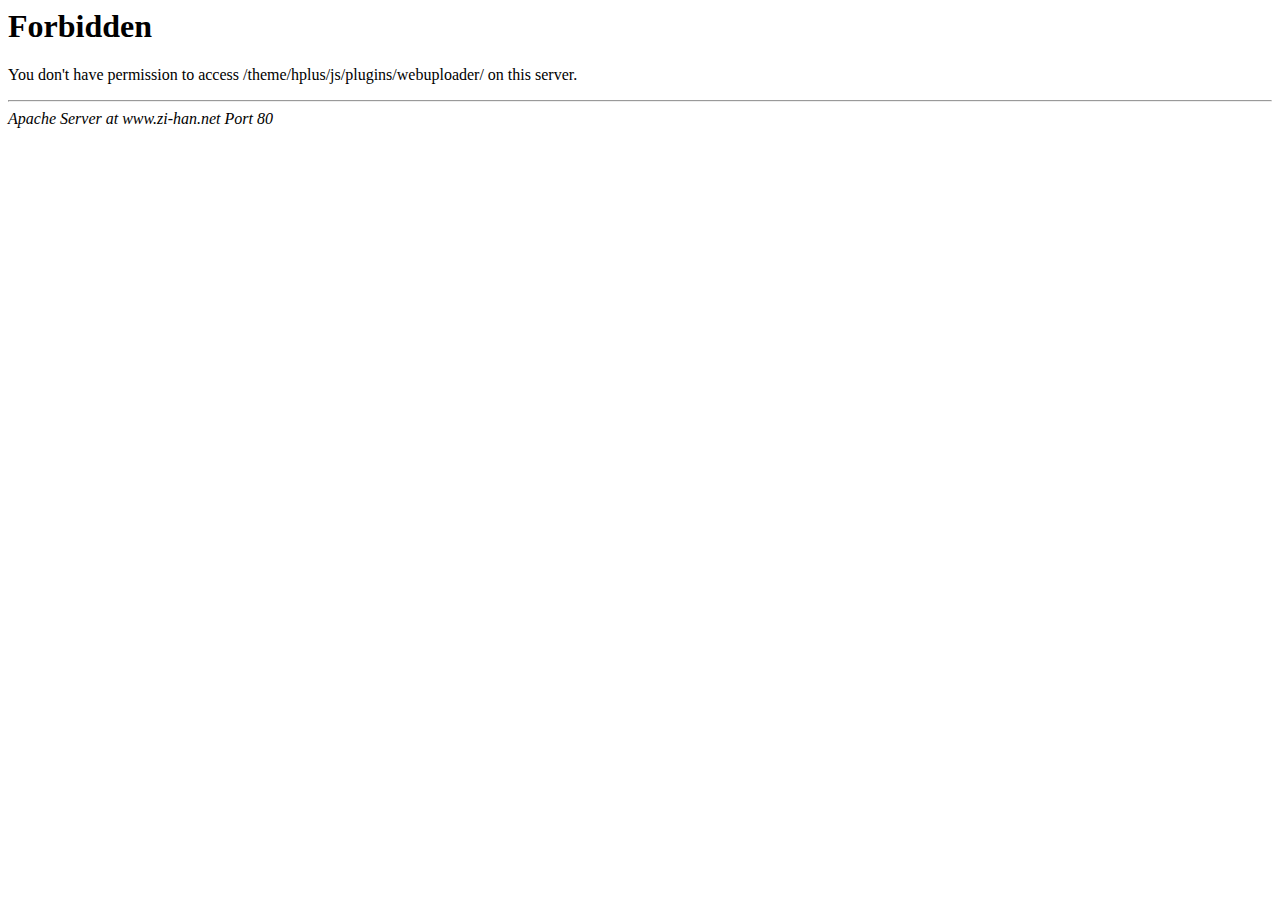
<file: sanmao-web/src/main/webapp/js/plugins/webuploader/index.html>
<!DOCTYPE HTML PUBLIC "-//IETF//DTD HTML 2.0//EN">
<html><head>
<title>403 Forbidden</title>
</head><body>
<h1>Forbidden</h1>
<p>You don't have permission to access /theme/hplus/js/plugins/webuploader/
on this server.</p>
<hr>
<address>Apache Server at www.zi-han.net Port 80</address>
</body></html>
</file>
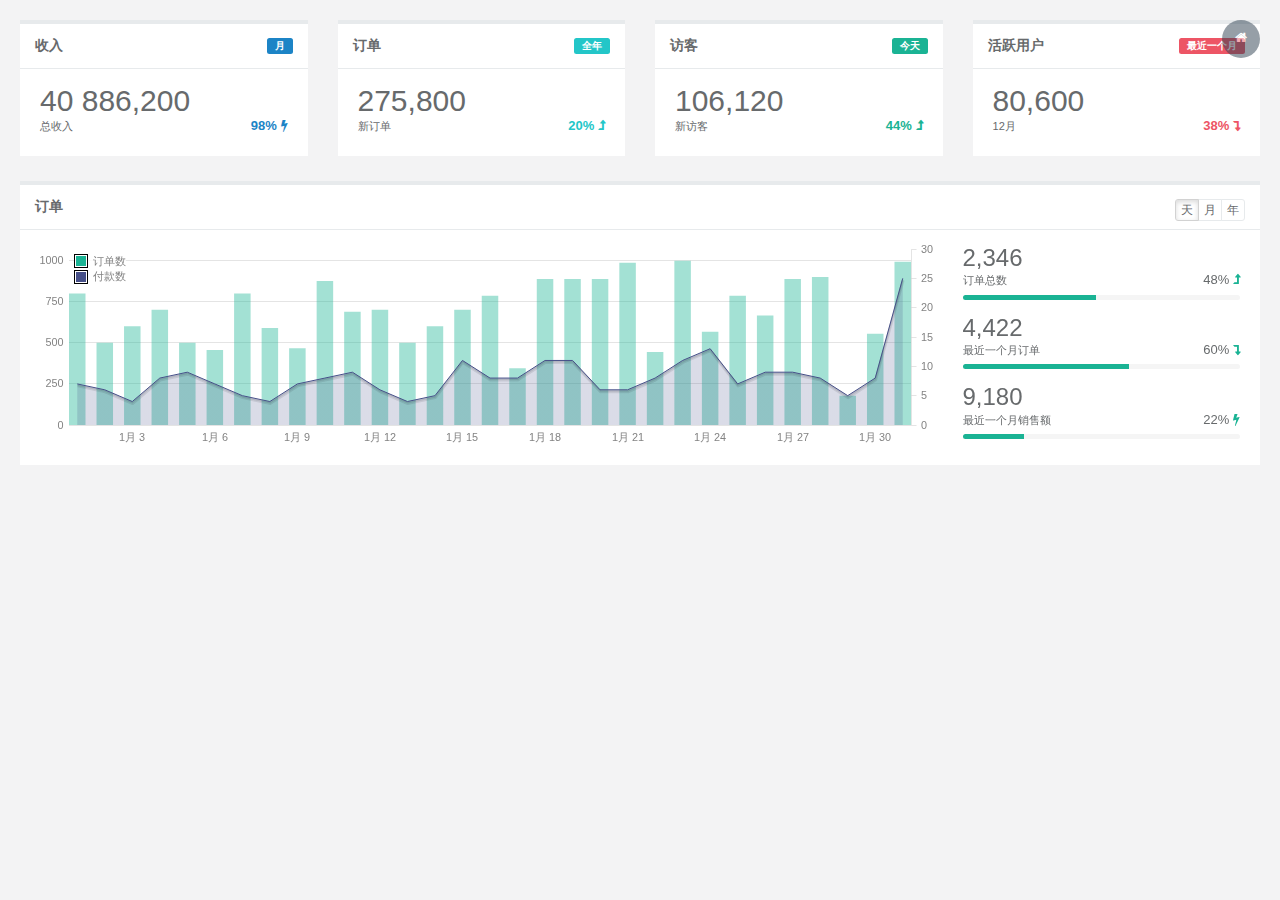
<file: sanmao-web/src/main/webapp/payChart.html>
<!DOCTYPE html>
<html>


<!-- Mirrored from www.zi-han.net/theme/hplus/index_v3.html by HTTrack Website Copier/3.x [XR&CO'2014], Wed, 20 Jan 2016 14:18:46 GMT -->
<head>

    <meta charset="utf-8">
    <meta name="viewport" content="width=device-width, initial-scale=1.0">


    <title>H+ 后台主题UI框架 - 首页示例二</title>
    <meta name="keywords" content="H+后台主题,后台bootstrap框架,会员中心主题,后台HTML,响应式后台">
    <meta name="description" content="H+是一个完全响应式，基于Bootstrap3最新版本开发的扁平化主题，她采用了主流的左右两栏式布局，使用了Html5+CSS3等现代技术">

    <link rel="shortcut icon" href="favicon.ico"> <link href="css/bootstrap.min14ed.css?v=3.3.6" rel="stylesheet">
    <link href="css/font-awesome.min93e3.css?v=4.4.0" rel="stylesheet">

    <!-- Morris -->
    <link href="css/plugins/morris/morris-0.4.3.min.css" rel="stylesheet">

    <!-- Gritter -->
    <link href="js/plugins/gritter/jquery.gritter.css" rel="stylesheet">

    <link href="css/animate.min.css" rel="stylesheet">
    <link href="css/style.min862f.css?v=4.1.0" rel="stylesheet">

</head>

<body class="gray-bg">
    <div class="wrapper wrapper-content">
        <div class="row">
            <div class="col-sm-3">
                <div class="ibox float-e-margins">
                    <div class="ibox-title">
                        <span class="label label-success pull-right">月</span>
                        <h5>收入</h5>
                    </div>
                    <div class="ibox-content">
                        <h1 class="no-margins">40 886,200</h1>
                        <div class="stat-percent font-bold text-success">98% <i class="fa fa-bolt"></i>
                        </div>
                        <small>总收入</small>
                    </div>
                </div>
            </div>
            <div class="col-sm-3">
                <div class="ibox float-e-margins">
                    <div class="ibox-title">
                        <span class="label label-info pull-right">全年</span>
                        <h5>订单</h5>
                    </div>
                    <div class="ibox-content">
                        <h1 class="no-margins">275,800</h1>
                        <div class="stat-percent font-bold text-info">20% <i class="fa fa-level-up"></i>
                        </div>
                        <small>新订单</small>
                    </div>
                </div>
            </div>
            <div class="col-sm-3">
                <div class="ibox float-e-margins">
                    <div class="ibox-title">
                        <span class="label label-primary pull-right">今天</span>
                        <h5>访客</h5>
                    </div>
                    <div class="ibox-content">
                        <h1 class="no-margins">106,120</h1>
                        <div class="stat-percent font-bold text-navy">44% <i class="fa fa-level-up"></i>
                        </div>
                        <small>新访客</small>
                    </div>
                </div>
            </div>
            <div class="col-sm-3">
                <div class="ibox float-e-margins">
                    <div class="ibox-title">
                        <span class="label label-danger pull-right">最近一个月</span>
                        <h5>活跃用户</h5>
                    </div>
                    <div class="ibox-content">
                        <h1 class="no-margins">80,600</h1>
                        <div class="stat-percent font-bold text-danger">38% <i class="fa fa-level-down"></i>
                        </div>
                        <small>12月</small>
                    </div>
                </div>
            </div>
        </div>
        <div class="row">
            <div class="col-sm-12">
                <div class="ibox float-e-margins">
                    <div class="ibox-title">
                        <h5>订单</h5>
                        <div class="pull-right">
                            <div class="btn-group">
                                <button type="button" class="btn btn-xs btn-white active">天</button>
                                <button type="button" class="btn btn-xs btn-white">月</button>
                                <button type="button" class="btn btn-xs btn-white">年</button>
                            </div>
                        </div>
                    </div>
                    <div class="ibox-content">
                        <div class="row">
                            <div class="col-sm-9">
                                <div class="flot-chart">
                                    <div class="flot-chart-content" id="flot-dashboard-chart"></div>
                                </div>
                            </div>
                            <div class="col-sm-3">
                                <ul class="stat-list">
                                    <li>
                                        <h2 class="no-margins">2,346</h2>
                                        <small>订单总数</small>
                                        <div class="stat-percent">48% <i class="fa fa-level-up text-navy"></i>
                                        </div>
                                        <div class="progress progress-mini">
                                            <div style="width: 48%;" class="progress-bar"></div>
                                        </div>
                                    </li>
                                    <li>
                                        <h2 class="no-margins ">4,422</h2>
                                        <small>最近一个月订单</small>
                                        <div class="stat-percent">60% <i class="fa fa-level-down text-navy"></i>
                                        </div>
                                        <div class="progress progress-mini">
                                            <div style="width: 60%;" class="progress-bar"></div>
                                        </div>
                                    </li>
                                    <li>
                                        <h2 class="no-margins ">9,180</h2>
                                        <small>最近一个月销售额</small>
                                        <div class="stat-percent">22% <i class="fa fa-bolt text-navy"></i>
                                        </div>
                                        <div class="progress progress-mini">
                                            <div style="width: 22%;" class="progress-bar"></div>
                                        </div>
                                    </li>
                                  </ul>
                            </div>
                        </div>
                    </div>

                </div>
            </div>
        </div>
</div>

    <script src="js/jquery.min.js?v=2.1.4"></script>
    <script src="js/bootstrap.min.js?v=3.3.6"></script>
    <script src="js/plugins/flot/jquery.flot.js"></script>
    <script src="js/plugins/flot/jquery.flot.tooltip.min.js"></script>
    <script src="js/plugins/flot/jquery.flot.spline.js"></script>
    <script src="js/plugins/flot/jquery.flot.resize.js"></script>
    <script src="js/plugins/flot/jquery.flot.pie.js"></script>
    <script src="js/plugins/flot/jquery.flot.symbol.js"></script>
    <script src="js/plugins/peity/jquery.peity.min.js"></script>
    <script src="js/demo/peity-demo.min.js"></script>
    <script src="js/content.min.js?v=1.0.0"></script>
    <script src="js/plugins/jquery-ui/jquery-ui.min.js"></script>
    <script src="js/plugins/jvectormap/jquery-jvectormap-1.2.2.min.js"></script>
    <script src="js/plugins/jvectormap/jquery-jvectormap-world-mill-en.js"></script>
    <script src="js/plugins/easypiechart/jquery.easypiechart.js"></script>
    <script src="js/plugins/sparkline/jquery.sparkline.min.js"></script>
    <script src="js/demo/sparkline-demo.min.js"></script>
    <script>
        $(document).ready(function(){$(".chart").easyPieChart({barColor:"#f8ac59",scaleLength:5,lineWidth:4,size:80});$(".chart2").easyPieChart({barColor:"#1c84c6",scaleLength:5,lineWidth:4,size:80});var data2=[[gd(2012,1,1),7],[gd(2012,1,2),6],[gd(2012,1,3),4],[gd(2012,1,4),8],[gd(2012,1,5),9],[gd(2012,1,6),7],[gd(2012,1,7),5],[gd(2012,1,8),4],[gd(2012,1,9),7],[gd(2012,1,10),8],[gd(2012,1,11),9],[gd(2012,1,12),6],[gd(2012,1,13),4],[gd(2012,1,14),5],[gd(2012,1,15),11],[gd(2012,1,16),8],[gd(2012,1,17),8],[gd(2012,1,18),11],[gd(2012,1,19),11],[gd(2012,1,20),6],[gd(2012,1,21),6],[gd(2012,1,22),8],[gd(2012,1,23),11],[gd(2012,1,24),13],[gd(2012,1,25),7],[gd(2012,1,26),9],[gd(2012,1,27),9],[gd(2012,1,28),8],[gd(2012,1,29),5],[gd(2012,1,30),8],[gd(2012,1,31),25]];var data3=[[gd(2012,1,1),800],[gd(2012,1,2),500],[gd(2012,1,3),600],[gd(2012,1,4),700],[gd(2012,1,5),500],[gd(2012,1,6),456],[gd(2012,1,7),800],[gd(2012,1,8),589],[gd(2012,1,9),467],[gd(2012,1,10),876],[gd(2012,1,11),689],[gd(2012,1,12),700],[gd(2012,1,13),500],[gd(2012,1,14),600],[gd(2012,1,15),700],[gd(2012,1,16),786],[gd(2012,1,17),345],[gd(2012,1,18),888],[gd(2012,1,19),888],[gd(2012,1,20),888],[gd(2012,1,21),987],[gd(2012,1,22),444],[gd(2012,1,23),999],[gd(2012,1,24),567],[gd(2012,1,25),786],[gd(2012,1,26),666],[gd(2012,1,27),888],[gd(2012,1,28),900],[gd(2012,1,29),178],[gd(2012,1,30),555],[gd(2012,1,31),993]];var dataset=[{label:"订单数",data:data3,color:"#1ab394",bars:{show:true,align:"center",barWidth:24*60*60*600,lineWidth:0}},{label:"付款数",data:data2,yaxis:2,color:"#464f88",lines:{lineWidth:1,show:true,fill:true,fillColor:{colors:[{opacity:0.2},{opacity:0.2}]}},splines:{show:false,tension:0.6,lineWidth:1,fill:0.1},}];var options={xaxis:{mode:"time",tickSize:[3,"day"],tickLength:0,axisLabel:"Date",axisLabelUseCanvas:true,axisLabelFontSizePixels:12,axisLabelFontFamily:"Arial",axisLabelPadding:10,color:"#838383"},yaxes:[{position:"left",max:1070,color:"#838383",axisLabelUseCanvas:true,axisLabelFontSizePixels:12,axisLabelFontFamily:"Arial",axisLabelPadding:3},{position:"right",clolor:"#838383",axisLabelUseCanvas:true,axisLabelFontSizePixels:12,axisLabelFontFamily:" Arial",axisLabelPadding:67}],legend:{noColumns:1,labelBoxBorderColor:"#000000",position:"nw"},grid:{hoverable:false,borderWidth:0,color:"#838383"}};function gd(year,month,day){return new Date(year,month-1,day).getTime()}var previousPoint=null,previousLabel=null;$.plot($("#flot-dashboard-chart"),dataset,options);var mapData={"US":298,"SA":200,"DE":220,"FR":540,"CN":120,"AU":760,"BR":550,"IN":200,"GB":120,};$("#world-map").vectorMap({map:"world_mill_en",backgroundColor:"transparent",regionStyle:{initial:{fill:"#e4e4e4","fill-opacity":0.9,stroke:"none","stroke-width":0,"stroke-opacity":0}},series:{regions:[{values:mapData,scale:["#1ab394","#22d6b1"],normalizeFunction:"polynomial"}]},})});
    </script>
</body>


<!-- Mirrored from www.zi-han.net/theme/hplus/index_v3.html by HTTrack Website Copier/3.x [XR&CO'2014], Wed, 20 Jan 2016 14:18:49 GMT -->
</html>
</file>
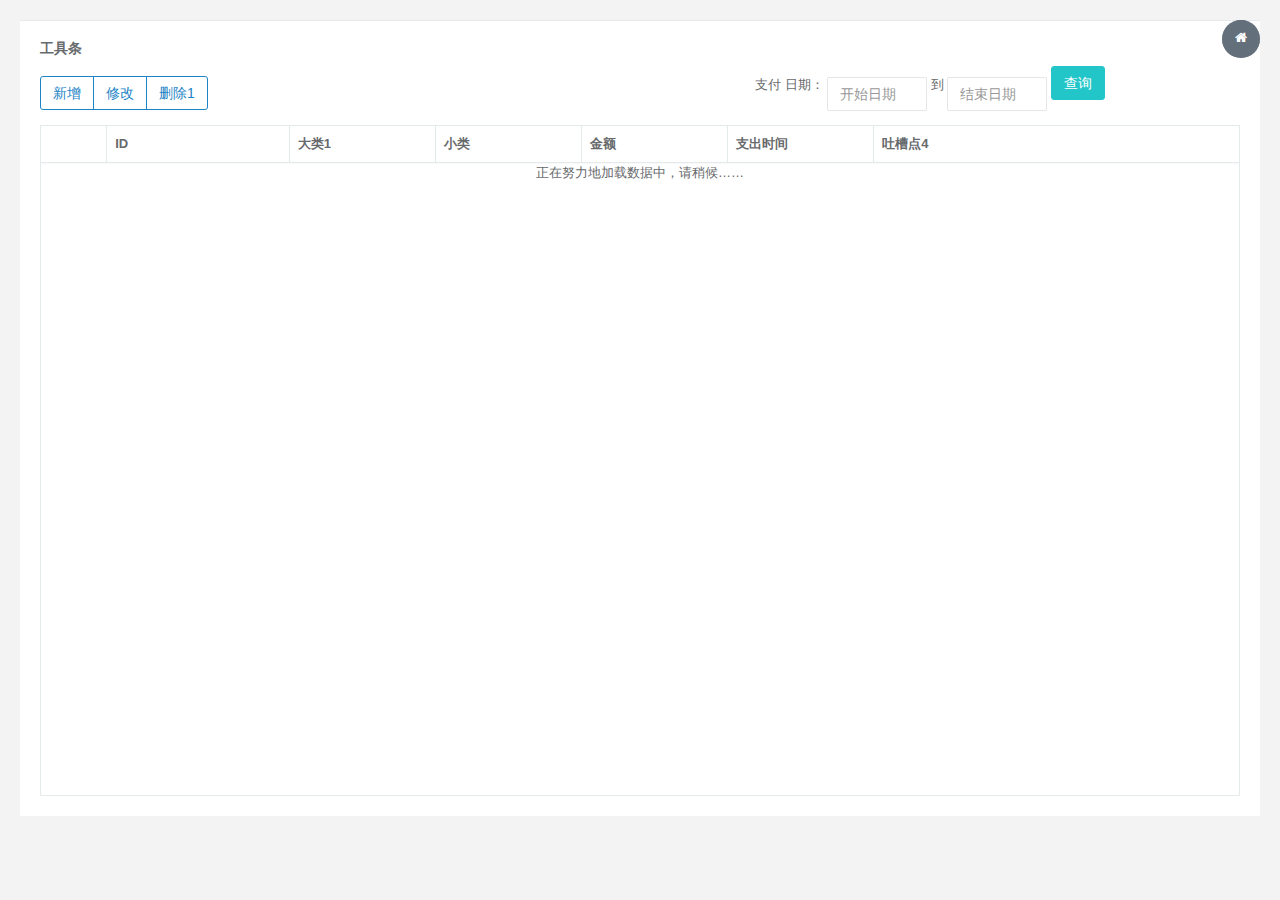
<file: sanmao-web/src/main/webapp/payDetail.html>
<!DOCTYPE html>
<html>
<head>

    <meta charset="utf-8">
    <meta name="viewport" content="width=device-width, initial-scale=1.0">
    <link rel="shortcut icon" href="favicon.ico"> <link href="css/bootstrap.min14ed.css?v=3.3.6" rel="stylesheet">
    <link href="css/font-awesome.min93e3.css" rel="stylesheet">
    <link href="css/plugins/bootstrap-table/bootstrap-table.min.css" rel="stylesheet">
    <link href="css/animate.min.css" rel="stylesheet">
    <link href="css/style.min862f.css" rel="stylesheet">
    <link href="js/plugins/select2/css/select2.min.css" rel="stylesheet">
    <style type="text/css">
    	.maxWigthNew{
    	  max-width:100px
    	}
    	.wigthNew{
    	  width:500px;
    	}
    </style>
</head>

<body class="gray-bg">
    <div class="wrapper wrapper-content animated fadeInRight">
        <!-- Panel Other -->
        <div class="ibox float-e-margins">
            <div class="ibox-content">
                <div class="row row-lg">
                    <div class="col-md-12">
                        <!-- Example Toolbar -->
                            <h4 class="example-title">工具条</h4>
                            <div class="example">
                                <div class="btn-group hidden-xs" id="exampleToolbar" role="group">
                                    <button type="button" class="btn btn-outline btn-success"  data-toggle="modal" data-target="#modal-form" >
                                       		 新增
                                    </button>
                                    <button type="button" class="btn btn-outline btn-success" onclick="payDetail.update()">
                                         	   修改
                                    </button>
                                    <button type="button" class="btn btn-outline btn-success" onclick="payDetail.Delete()">
                                        	删除1
                                    </button>
                              </div>
                               <div class="columns columns-right btn-group pull-right wigthNew">
                               		
                                     <div class="col-md-12">
                                		           支付 日期： 
                                            <input placeholder="开始日期" class="form-control layer-date maxWigthNew" id="payDetail_ser_payStartDate">
                                       		     到
                                            <input placeholder="结束日期" class="form-control layer-date maxWigthNew" id="payDetail_ser_payEndDate">
                                            <button type="button" class="btn  btn-info"  data-toggle="modal" data-target="#modal-form" >
                                       			 查询
		                                    </button>
                                     </div>
                              	</div>  
                                <table id="payDetail_table" data-mobile-responsive="true" class="table">
                                </table>
                            </div>
                        <!-- End Example Toolbar -->
                    </div>
                </div>
            </div>
        </div>
        <!-- End Panel Other -->
    </div>
    
    <div id="modal-form" class="modal fade" aria-hidden="true" role="dialog">
	    <div class="modal-dialog">
	            <div class="modal-content">
	                <div class="modal-body">
	                    <div class="row">
	                        <div class="col-sm-12 b-r">
								<form method="post" class="form-horizontal">
									<div class="form-group">
		                                <label class="col-sm-3 control-label">大类:</label>
		                                <div class="col-sm-8">
		                                    <select class="form-control select2" name="payDetail_typeTop" id="payDetail_typeTop">
		                                    </select>
		                                </div>
		                            </div>
		                            <div class="form-group">
		                                <label class="col-sm-3 control-label">小类:</label>
		                                <div class="col-sm-8">
		                                    <select class="form-control select2" name="payDetail_typeLit" id="payDetail_typeLit">
		                                    </select>
		                                </div>
		                            </div>
		                             <div class="form-group">
		                                <label class="col-sm-2 control-label">起点：</label>
		                                <div class="col-sm-3">
		                                    <input id="payDetail_payNum1" type="text" class="form-control">
		                                </div>
		                                <label class="col-sm-2 control-label">终点：</label>
		                                <div class="col-sm-3">
		                                    <input id="payDetail_payNum2" type="text" class="form-control">
		                                </div> 
		                            </div>
		                            <div class="form-group">
		                                <label class="col-sm-3 control-label">金额：</label>
		                                <div class="col-sm-8">
		                                    <input id="payDetail_payNum" type="text" class="form-control" onkeyup="value=value.replace(/[^\-?\d.]/g,'')">
		                                </div>
		                            </div>
		                            <div class="form-group">
		                                <label class="col-sm-3 control-label">支出时间：</label>
		                                <div class="col-sm-8">
		                                    <input id="payDetail_payDate" class="laydate-icon form-control layer-date">
		                                </div>
		                            </div>
		                            
		                          <div class="form-group">
		                                <label class="col-sm-3 control-label">吐槽点：</label>
		                                <div class="col-sm-8">
		                                    <textarea id="payDetail_bake" name="comment" class="form-control" ></textarea>
		                                </div>
		                            </div>
		                            <div class="form-group">
		                                <div class="col-sm-5 col-sm-offset-2">
		                                    <button class="btn btn-primary" onclick="payDetail.addPayDetail()">保存内容</button>
		                                    <button class="btn btn-white" data-dismiss="modal">取消2</button>
		                                </div>
		                            </div>
		                        </form>
	                        </div>
	                    </div>
	                </div>
	            </div>
	        </div>
	</div>
    <script src="js/jquery.min.js?v=2.1.4"></script>
    <script src="js/bootstrap.min.js?v=3.3.6"></script>
    <script src="js/content.min.js?v=1.0.0"></script>
    <script src="js/plugins/bootstrap-table/bootstrap-table.min.js"></script>
    <script src="js/plugins/bootstrap-table/bootstrap-table-mobile.min.js"></script>
    <script src="js/plugins/bootstrap-table/locale/bootstrap-table-zh-CN.min.js"></script>
   <!--  <script src="js/demo/bootstrap-table-demo.min.js"></script> -->
    <script src="js/plugins/layer/layer.min.js"></script>
    <script src="injs/ul.js"></script>
	<script src="injs/payDetail.js"></script>
	<script src="js/content.min.js"></script>
    <script src="js/plugins/iCheck/icheck.min.js"></script>
    <script src="js/plugins/layer/laydate/laydate.js"></script>
    <script src="js/plugins/select2/js/select2.min.js"></script>
    <script src="injs/DateUtil.js"></script>
    <script src="injs/StringUtil.js"></script>
    <script type="text/javascript">
    laydate({
        elem: "#payDetail_payDate",
        event: "focus"
    });
    var start = {
        elem: "#payDetail_ser_payStartDate",
        format: "YYYY-MM-DD",
        min: laydate.now(),
        max: "2099-06-16 23:59:59",
        istoday: false,
        choose: function(datas) {
            end.min = datas;
            end.start = datas
        }
    };
    var end = {
        elem: "#payDetail_ser_payEndDate",
        format: "YYYY-MM-DD",
        min: laydate.now(),
        max: "2099-06-16 23:59:59",
        istoday: false,
        choose: function(datas) {
            start.max = datas
        }
    };
    laydate(start);
    laydate(end);
    </script>
</body>


<!-- Mirrored from www.zi-han.net/theme/hplus/table_bootstrap.html by HTTrack Website Copier/3.x [XR&CO'2014], Wed, 20 Jan 2016 14:20:06 GMT -->
</html>
</file>
<file: sanmao-web/src/main/webapp/css/style.min862f.css>
h1,h2,h3,h4,h5,h6{font-weight:100}h1{font-size:30px}h2{font-size:24px}h3{font-size:16px}h4{font-size:14px}h5{font-size:12px}h6{font-size:10px}h3,h4,h5{margin-top:5px;font-weight:600}a:focus{outline:0}.nav>li>a{color:#a7b1c2;font-weight:600;padding:14px 20px 14px 25px}.nav li>a{display:block}.nav.navbar-right>li>a{color:#999c9e}.nav>li.active>a{color:#fff}.navbar-default .nav>li>a:focus,.navbar-default .nav>li>a:hover{background-color:#293846;color:#fff}.nav .open>a,.nav .open>a:focus,.nav .open>a:hover{background:#fff}.nav>li>a i{margin-right:6px}.navbar{border:0}.navbar-default{background-color:transparent;border-color:#2f4050;position:relative}.navbar-top-links li{display:inline-block}.navbar-top-links li:last-child{margin-right:30px}body.body-small .navbar-top-links li:last-child{margin-right:10px}.navbar-top-links li a{padding:20px 10px;min-height:50px}.dropdown-menu{border:medium none;display:none;float:left;font-size:12px;left:0;list-style:none outside none;padding:0;position:absolute;text-shadow:none;top:100%;z-index:1000;border-radius:0;box-shadow:0 0 3px rgba(86,96,117,.3)}.dropdown-menu>li>a{border-radius:3px;color:inherit;line-height:25px;margin:4px;text-align:left;font-weight:400}.dropdown-menu>li>a.font-bold{font-weight:600}.navbar-top-links .dropdown-menu li{display:block}.navbar-top-links .dropdown-menu li:last-child{margin-right:0}.navbar-top-links .dropdown-menu li a{padding:3px 20px;min-height:0}.navbar-top-links .dropdown-menu li a div{white-space:normal}.navbar-top-links .dropdown-alerts,.navbar-top-links .dropdown-messages,.navbar-top-links .dropdown-tasks{width:310px;min-width:0}.navbar-top-links .dropdown-messages{margin-left:5px}.navbar-top-links .dropdown-tasks{margin-left:-59px}.navbar-top-links .dropdown-alerts{margin-left:-123px}.navbar-top-links .dropdown-user{right:0;left:auto}.dropdown-alerts,.dropdown-messages{padding:10px}.dropdown-alerts li a,.dropdown-messages li a{font-size:12px}.dropdown-alerts li em,.dropdown-messages li em{font-size:10px}.nav.navbar-top-links .dropdown-alerts a{font-size:12px}.nav-header{padding:33px 25px;background:url(patterns/header-profile.png) no-repeat}.nav>li.active{border-left:4px solid #19aa8d;background:#293846}.nav.nav-second-level>li.active{border:none}.nav.nav-second-level.collapse[style]{height:auto!important}.nav-header a{color:#DFE4ED}.nav-header .text-muted{color:#8095a8}.minimalize-styl-2{padding:4px 12px;margin:14px 5px 5px 20px;font-size:14px;float:left}.navbar-form-custom{float:left;height:50px;padding:0;width:200px;display:inline-table}.navbar-form-custom .form-group{margin-bottom:0}.nav.navbar-top-links a{font-size:14px}.navbar-form-custom .form-control{background:none repeat scroll 0 0 rgba(0,0,0,0);border:medium none;font-size:14px;height:60px;margin:0;z-index:2000}.count-info .label{line-height:12px;padding:1px 5px;position:absolute;right:6px;top:12px}.arrow{float:right;margin-top:2px}.fa.arrow:before{content:"\f104"}.active>a>.fa.arrow:before{content:"\f107"}.nav-second-level li,.nav-third-level li{border-bottom:none!important}.nav-second-level li a{padding:7px 15px 7px 10px;padding-left:52px}.nav-third-level li a{padding-left:62px}.nav-second-level li:last-child{margin-bottom:10px}.mini-navbar .nav li:focus>.nav-second-level,body:not(.fixed-sidebar):not(.canvas-menu).mini-navbar .nav li:hover>.nav-second-level{display:block;border-radius:0 2px 2px 0;min-width:140px;height:auto}body.mini-navbar .navbar-default .nav>li>.nav-second-level li a{font-size:12px;border-radius:0 2px 2px 0}.fixed-nav .slimScrollDiv #side-menu{padding-bottom:60px;position:relative}.slimScrollDiv >*{overflow:hidden}.mini-navbar .nav-second-level li a{padding:10px 10px 10px 15px}.canvas-menu.mini-navbar .nav-second-level{background:#293846}.mini-navbar li.active .nav-second-level{left:65px}.navbar-default .special_link a{background:#1ab394;color:#fff}.navbar-default .special_link a:hover{background:#17987e!important;color:#fff}.navbar-default .special_link a span.label{background:#fff;color:#1ab394}.navbar-default .landing_link a{background:#1cc09f;color:#fff}.navbar-default .landing_link a:hover{background:#1ab394!important;color:#fff}.navbar-default .landing_link a span.label{background:#fff;color:#1cc09f}.logo-element{text-align:center;font-size:18px;font-weight:600;color:#fff;display:none;padding:18px 0}.pace-done #page-wrapper,.pace-done .footer,.pace-done .nav-header,.pace-done .navbar-static-side,.pace-done li.active{-webkit-transition:all .5s;transition:all .5s}.navbar-fixed-top{-webkit-transition-duration:.5s;transition-duration:.5s;z-index:2030}.navbar-fixed-top,.navbar-static-top{background:#f3f3f4}.fixed-nav #wrapper{padding-top:60px;box-sizing:border-box}.fixed-nav .minimalize-styl-2{margin:14px 5px 5px 15px}.body-small .navbar-fixed-top{margin-left:0}body.mini-navbar .navbar-static-side{width:70px}body.mini-navbar .nav-label,body.mini-navbar .navbar-default .nav li a span,body.mini-navbar .profile-element{display:none}body.canvas-menu .profile-element{display:block}body:not(.fixed-sidebar):not(.canvas-menu).mini-navbar .nav-second-level{display:none}body.mini-navbar .navbar-default .nav>li>a{font-size:16px}body.mini-navbar .logo-element{display:block}body.canvas-menu .logo-element{display:none}body.mini-navbar .nav-header{padding:0;background-color:#1ab394}body.canvas-menu .nav-header{padding:33px 25px}body.mini-navbar #page-wrapper{margin:0 0 0 70px}body.canvas-menu.mini-navbar #page-wrapper,body.canvas-menu.mini-navbar .footer{margin:0}body.canvas-menu .navbar-static-side,body.fixed-sidebar .navbar-static-side{position:fixed;width:220px;z-index:2001;height:100%}body.fixed-sidebar.mini-navbar .navbar-static-side{width:70px}body.body-small.fixed-sidebar.mini-navbar #page-wrapper,body.fixed-sidebar.mini-navbar #page-wrapper{margin:0 0 0 70px}body.body-small.fixed-sidebar.mini-navbar .navbar-static-side{width:70px}.fixed-sidebar.mini-navbar .nav li> .nav-second-level{display:none}.fixed-sidebar.mini-navbar .nav li.active{border-left-width:0}.canvas-menu.mini-navbar .nav li:hover>.nav-second-level,.fixed-sidebar.mini-navbar .nav li:hover>.nav-second-level{position:absolute;left:70px;top:0;background-color:#2f4050;padding:10px 10px 0;font-size:12px;display:block;min-width:140px;border-radius:2px}body.fixed-sidebar.mini-navbar .navbar-default .nav>li>.nav-second-level li a{font-size:12px;border-radius:3px}body.canvas-menu.mini-navbar .navbar-default .nav>li>.nav-second-level li a{font-size:13px;border-radius:3px}.canvas-menu.mini-navbar .nav-second-level li a,.fixed-sidebar.mini-navbar .nav-second-level li a{padding:10px 10px 10px 15px}.canvas-menu.mini-navbar .nav-second-level,.fixed-sidebar.mini-navbar .nav-second-level{position:relative;padding:0;font-size:13px}.canvas-menu.mini-navbar li.active .nav-second-level,.fixed-sidebar.mini-navbar li.active .nav-second-level{left:0}body.canvas-menu nav.navbar-static-side{z-index:2001;background:#2f4050;height:100%;position:fixed;display:none}body.canvas-menu.mini-navbar nav.navbar-static-side{display:block;width:70px}.top-navigation #page-wrapper{margin-left:0}.top-navigation .navbar-nav .dropdown-menu>.active>a{background:#fff;color:#1ab394;font-weight:700}.white-bg .navbar-fixed-top,.white-bg .navbar-static-top{background:#fff}.top-navigation .navbar{margin-bottom:0}.top-navigation .nav>li>a{padding:15px 20px;color:#676a6c}.top-navigation .nav>li a:focus,.top-navigation .nav>li a:hover{background:#fff;color:#1ab394}.top-navigation .nav>li.active{background:#fff;border:none}.top-navigation .nav>li.active>a{color:#1ab394}.top-navigation .navbar-right{padding-right:10px}.top-navigation .navbar-nav .dropdown-menu{box-shadow:none;border:1px solid #e7eaec}.top-navigation .dropdown-menu>li>a{margin:0;padding:7px 20px}.navbar .dropdown-menu{margin-top:0}.top-navigation .navbar-brand{background:#1ab394;color:#fff;padding:15px 25px}.top-navigation .navbar-top-links li:last-child{margin-right:0}.body-small.fixed-sidebar.mini-navbar .top-navigation #page-wrapper,.canvas-menu #page-wrapper,.mini-navbar .top-navigation #page-wrapper,.top-navigation.body-small.fixed-sidebar.mini-navbar #page-wrapper,.top-navigation.mini-navbar #page-wrapper{margin:0}.fixed-nav #wrapper.top-navigation,.top-navigation.fixed-nav #wrapper{margin-top:50px}.top-navigation .footer.fixed{margin-left:0!important}.top-navigation .wrapper.wrapper-content{padding:40px}.body-small .top-navigation .wrapper.wrapper-content,.top-navigation.body-small .wrapper.wrapper-content{padding:40px 0}.navbar-toggle{color:#fff;padding:6px 12px;font-size:14px}.top-navigation .navbar-nav .open .dropdown-menu .dropdown-header,.top-navigation .navbar-nav .open .dropdown-menu>li>a{padding:10px 15px 10px 20px}@media (max-width:768px){.top-navigation .navbar-header{display:block;float:none}}.menu-visible-lg,.menu-visible-md{display:none!important}@media (min-width:1200px){.menu-visible-lg{display:block!important}}@media (min-width:992px){.menu-visible-md{display:block!important}}@media (max-width:767px){.menu-visible-lg,.menu-visible-md{display:block!important}}.btn{border-radius:3px}.float-e-margins .btn{margin-bottom:5px}.btn-w-m{min-width:120px}.btn-primary.btn-outline{color:#1ab394}.btn-success.btn-outline{color:#1c84c6}.btn-info.btn-outline{color:#23c6c8}.btn-warning.btn-outline{color:#f8ac59}.btn-danger.btn-outline{color:#ed5565}.btn-danger.btn-outline:hover,.btn-info.btn-outline:hover,.btn-primary.btn-outline:hover,.btn-success.btn-outline:hover,.btn-warning.btn-outline:hover{color:#fff}.btn-primary{background-color:#1ab394;border-color:#1ab394;color:#FFF}.btn-primary.active,.btn-primary:active,.btn-primary:focus,.btn-primary:hover,.open .dropdown-toggle.btn-primary{background-color:#18a689;border-color:#18a689;color:#FFF}.btn-primary.active,.btn-primary:active,.open .dropdown-toggle.btn-primary{background-image:none}.btn-primary.active[disabled],.btn-primary.disabled,.btn-primary.disabled.active,.btn-primary.disabled:active,.btn-primary.disabled:focus,.btn-primary.disabled:hover,.btn-primary[disabled],.btn-primary[disabled]:active,.btn-primary[disabled]:focus,.btn-primary[disabled]:hover,fieldset[disabled] .btn-primary,fieldset[disabled] .btn-primary.active,fieldset[disabled] .btn-primary:active,fieldset[disabled] .btn-primary:focus,fieldset[disabled] .btn-primary:hover{background-color:#1dc5a3;border-color:#1dc5a3}.btn-success{background-color:#1c84c6;border-color:#1c84c6;color:#FFF}.btn-success.active,.btn-success:active,.btn-success:focus,.btn-success:hover,.open .dropdown-toggle.btn-success{background-color:#1a7bb9;border-color:#1a7bb9;color:#FFF}.btn-success.active,.btn-success:active,.open .dropdown-toggle.btn-success{background-image:none}.btn-success.active[disabled],.btn-success.disabled,.btn-success.disabled.active,.btn-success.disabled:active,.btn-success.disabled:focus,.btn-success.disabled:hover,.btn-success[disabled],.btn-success[disabled]:active,.btn-success[disabled]:focus,.btn-success[disabled]:hover,fieldset[disabled] .btn-success,fieldset[disabled] .btn-success.active,fieldset[disabled] .btn-success:active,fieldset[disabled] .btn-success:focus,fieldset[disabled] .btn-success:hover{background-color:#1f90d8;border-color:#1f90d8}.btn-info{background-color:#23c6c8;border-color:#23c6c8;color:#FFF}.btn-info.active,.btn-info:active,.btn-info:focus,.btn-info:hover,.open .dropdown-toggle.btn-info{background-color:#21b9bb;border-color:#21b9bb;color:#FFF}.btn-info.active,.btn-info:active,.open .dropdown-toggle.btn-info{background-image:none}.btn-info.active[disabled],.btn-info.disabled,.btn-info.disabled.active,.btn-info.disabled:active,.btn-info.disabled:focus,.btn-info.disabled:hover,.btn-info[disabled],.btn-info[disabled]:active,.btn-info[disabled]:focus,.btn-info[disabled]:hover,fieldset[disabled] .btn-info,fieldset[disabled] .btn-info.active,fieldset[disabled] .btn-info:active,fieldset[disabled] .btn-info:focus,fieldset[disabled] .btn-info:hover{background-color:#26d7d9;border-color:#26d7d9}.btn-default{background-color:#c2c2c2;border-color:#c2c2c2;color:#FFF}.btn-default.active,.btn-default:active,.btn-default:focus,.btn-default:hover,.open .dropdown-toggle.btn-default{background-color:#bababa;border-color:#bababa;color:#FFF}.btn-default.active,.btn-default:active,.open .dropdown-toggle.btn-default{background-image:none}.btn-default.active[disabled],.btn-default.disabled,.btn-default.disabled.active,.btn-default.disabled:active,.btn-default.disabled:focus,.btn-default.disabled:hover,.btn-default[disabled],.btn-default[disabled]:active,.btn-default[disabled]:focus,.btn-default[disabled]:hover,fieldset[disabled] .btn-default,fieldset[disabled] .btn-default.active,fieldset[disabled] .btn-default:active,fieldset[disabled] .btn-default:focus,fieldset[disabled] .btn-default:hover{background-color:#ccc;border-color:#ccc}.btn-warning{background-color:#f8ac59;border-color:#f8ac59;color:#FFF}.btn-warning.active,.btn-warning:active,.btn-warning:focus,.btn-warning:hover,.open .dropdown-toggle.btn-warning{background-color:#f7a54a;border-color:#f7a54a;color:#FFF}.btn-warning.active,.btn-warning:active,.open .dropdown-toggle.btn-warning{background-image:none}.btn-warning.active[disabled],.btn-warning.disabled,.btn-warning.disabled.active,.btn-warning.disabled:active,.btn-warning.disabled:focus,.btn-warning.disabled:hover,.btn-warning[disabled],.btn-warning[disabled]:active,.btn-warning[disabled]:focus,.btn-warning[disabled]:hover,fieldset[disabled] .btn-warning,fieldset[disabled] .btn-warning.active,fieldset[disabled] .btn-warning:active,fieldset[disabled] .btn-warning:focus,fieldset[disabled] .btn-warning:hover{background-color:#f9b66d;border-color:#f9b66d}.btn-danger{background-color:#ed5565;border-color:#ed5565;color:#FFF}.btn-danger.active,.btn-danger:active,.btn-danger:focus,.btn-danger:hover,.open .dropdown-toggle.btn-danger{background-color:#ec4758;border-color:#ec4758;color:#FFF}.btn-danger.active,.btn-danger:active,.open .dropdown-toggle.btn-danger{background-image:none}.btn-danger.active[disabled],.btn-danger.disabled,.btn-danger.disabled.active,.btn-danger.disabled:active,.btn-danger.disabled:focus,.btn-danger.disabled:hover,.btn-danger[disabled],.btn-danger[disabled]:active,.btn-danger[disabled]:focus,.btn-danger[disabled]:hover,fieldset[disabled] .btn-danger,fieldset[disabled] .btn-danger.active,fieldset[disabled] .btn-danger:active,fieldset[disabled] .btn-danger:focus,fieldset[disabled] .btn-danger:hover{background-color:#ef6776;border-color:#ef6776}.btn-link{color:inherit}.btn-link.active,.btn-link:active,.btn-link:focus,.btn-link:hover,.open .dropdown-toggle.btn-link{color:#1ab394;text-decoration:none}.btn-link.active,.btn-link:active,.open .dropdown-toggle.btn-link{background-image:none}.btn-link.active[disabled],.btn-link.disabled,.btn-link.disabled.active,.btn-link.disabled:active,.btn-link.disabled:focus,.btn-link.disabled:hover,.btn-link[disabled],.btn-link[disabled]:active,.btn-link[disabled]:focus,.btn-link[disabled]:hover,fieldset[disabled] .btn-link,fieldset[disabled] .btn-link.active,fieldset[disabled] .btn-link:active,fieldset[disabled] .btn-link:focus,fieldset[disabled] .btn-link:hover{color:#cacaca}.btn-white{color:inherit;background:#fff;border:1px solid #e7eaec}.btn-white.active,.btn-white:active,.btn-white:focus,.btn-white:hover,.open .dropdown-toggle.btn-white{color:inherit;border:1px solid #d2d2d2}.btn-white.active,.btn-white:active{box-shadow:0 2px 5px rgba(0,0,0,.15)inset}.btn-white.active,.btn-white:active,.open .dropdown-toggle.btn-white{background-image:none}.btn-white.active[disabled],.btn-white.disabled,.btn-white.disabled.active,.btn-white.disabled:active,.btn-white.disabled:focus,.btn-white.disabled:hover,.btn-white[disabled],.btn-white[disabled]:active,.btn-white[disabled]:focus,.btn-white[disabled]:hover,fieldset[disabled] .btn-white,fieldset[disabled] .btn-white.active,fieldset[disabled] .btn-white:active,fieldset[disabled] .btn-white:focus,fieldset[disabled] .btn-white:hover{color:#cacaca}.form-control,.form-control:focus,.has-error .form-control:focus,.has-success .form-control:focus,.has-warning .form-control:focus,.navbar-collapse,.navbar-form,.navbar-form-custom .form-control:focus,.navbar-form-custom .form-control:hover,.open .btn.dropdown-toggle,.panel,.popover,.progress,.progress-bar{box-shadow:none}.btn-outline{color:inherit;background-color:transparent;-webkit-transition:all .5s;transition:all .5s}.btn-rounded{border-radius:50px}.btn-large-dim{width:90px;height:90px;font-size:42px}button.dim{display:inline-block;color:#fff;text-decoration:none;text-transform:uppercase;text-align:center;padding-top:6px;margin-right:10px;position:relative;cursor:pointer;border-radius:5px;font-weight:600;margin-bottom:20px!important}button.dim:active{top:3px}button.btn-primary.dim{box-shadow:inset 0 0 0 #16987e,0 5px 0 0 #16987e,0 10px 5px #999}button.btn-primary.dim:active{box-shadow:inset 0 0 0 #16987e,0 2px 0 0 #16987e,0 5px 3px #999}button.btn-default.dim{box-shadow:inset 0 0 0 #b3b3b3,0 5px 0 0 #b3b3b3,0 10px 5px #999}button.btn-default.dim:active{box-shadow:inset 0 0 0 #b3b3b3,0 2px 0 0 #b3b3b3,0 5px 3px #999}button.btn-warning.dim{box-shadow:inset 0 0 0 #f79d3c,0 5px 0 0 #f79d3c,0 10px 5px #999}button.btn-warning.dim:active{box-shadow:inset 0 0 0 #f79d3c,0 2px 0 0 #f79d3c,0 5px 3px #999}button.btn-info.dim{box-shadow:inset 0 0 0 #1eacae,0 5px 0 0 #1eacae,0 10px 5px #999}button.btn-info.dim:active{box-shadow:inset 0 0 0 #1eacae,0 2px 0 0 #1eacae,0 5px 3px #999}button.btn-success.dim{box-shadow:inset 0 0 0 #1872ab,0 5px 0 0 #1872ab,0 10px 5px #999}button.btn-success.dim:active{box-shadow:inset 0 0 0 #1872ab,0 2px 0 0 #1872ab,0 5px 3px #999}button.btn-danger.dim{box-shadow:inset 0 0 0 #ea394c,0 5px 0 0 #ea394c,0 10px 5px #999}button.btn-danger.dim:active{box-shadow:inset 0 0 0 #ea394c,0 2px 0 0 #ea394c,0 5px 3px #999}button.dim:before{font-size:50px;line-height:1em;font-weight:400;color:#fff;display:block;padding-top:10px}button.dim:active:before{top:7px;font-size:50px}.label{background-color:#d1dade;color:#5e5e5e;font-size:10px;font-weight:600;padding:3px 8px;text-shadow:none}.badge{background-color:#d1dade;color:#5e5e5e;font-size:11px;font-weight:600;padding-bottom:4px;padding-left:6px;padding-right:6px;text-shadow:none}.badge-primary,.label-primary{background-color:#1ab394;color:#FFF}.badge-success,.label-success{background-color:#1c84c6;color:#FFF}.badge-warning,.label-warning{background-color:#f8ac59;color:#FFF}.badge-warning-light,.label-warning-light{background-color:#f8ac59;color:#fff}.badge-danger,.label-danger{background-color:#ed5565;color:#FFF}.badge-info,.label-info{background-color:#23c6c8;color:#FFF}.badge-inverse,.label-inverse{background-color:#262626;color:#FFF}.badge-white,.label-white{background-color:#FFF;color:#5E5E5E}.badge-disable,.label-white{background-color:#2A2E36;color:#8B91A0}.chosen-container-single .chosen-single{background:#fff;box-shadow:none;-moz-box-sizing:border-box;background-color:#FFF;border:1px solid #CBD5DD;border-radius:2px;cursor:text;height:auto!important;margin:0;min-height:30px;overflow:hidden;padding:4px 12px;position:relative;width:100%}.chosen-container-multi .chosen-choices li.search-choice{background:#f1f1f1;border:1px solid #ededed;border-radius:2px;box-shadow:none;color:#333;cursor:default;line-height:13px;margin:3px 0 3px 5px;padding:3px 20px 3px 5px;position:relative}.pagination>.active>a,.pagination>.active>a:focus,.pagination>.active>a:hover,.pagination>.active>span,.pagination>.active>span:focus,.pagination>.active>span:hover{background-color:#f4f4f4;border-color:#DDD;color:inherit;cursor:default;z-index:2}.pagination>li>a,.pagination>li>span{background-color:#FFF;border:1px solid #DDD;color:inherit;float:left;line-height:1.42857;margin-left:-1px;padding:4px 10px;position:relative;text-decoration:none}.tooltip-inner{background-color:#2F4050}.tooltip.top .tooltip-arrow{border-top-color:#2F4050}.tooltip.right .tooltip-arrow{border-right-color:#2F4050}.tooltip.bottom .tooltip-arrow{border-bottom-color:#2F4050}.tooltip.left .tooltip-arrow{border-left-color:#2F4050}.easypiechart{position:relative;text-align:center}.easypiechart .h2{margin-left:10px;margin-top:10px;display:inline-block}.easypiechart canvas{top:0;left:0}.easypiechart .easypie-text{line-height:1;position:absolute;top:33px;width:100%;z-index:1}.easypiechart img{margin-top:-4px}.jqstooltip{box-sizing:content-box}.fc-state-default{background-color:#fff;background-image:none;background-repeat:repeat-x;box-shadow:none;color:#333;text-shadow:none;border:1px solid}.fc-button{color:inherit;border:1px solid #e7eaec;cursor:pointer;display:inline-block;height:1.9em;line-height:1.9em;overflow:hidden;padding:0 .6em;position:relative;white-space:nowrap}.fc-state-active{background-color:#1ab394;border-color:#1ab394;color:#fff}.fc-header-title h2{font-size:16px;font-weight:600;color:inherit}.fc-content .fc-widget-content,.fc-content .fc-widget-header{border-color:#e7eaec;font-weight:400}.fc-border-separate tbody{background-color:#F8F8F8}.fc-state-highlight{background:none repeat scroll 0 0 #FCF8E3}.external-event{padding:5px 10px;border-radius:2px;cursor:pointer;margin-bottom:5px}.fc-ltr .fc-event-hori.fc-event-end,.fc-rtl .fc-event-hori.fc-event-start{border-radius:2px}.fc-agenda .fc-event-time,.fc-event,.fc-event a{padding:4px 6px;background-color:#1ab394;border-color:#1ab394}.fc-event-time,.fc-event-title{color:#717171;padding:0 1px}.ui-calendar .fc-event-time,.ui-calendar .fc-event-title{color:#fff}.chat-activity-list .chat-element{border-bottom:1px solid #e7eaec}.chat-element:first-child{margin-top:0}.chat-element{padding-bottom:15px}.chat-element,.chat-element .media{margin-top:15px}.chat-element,.media-body{overflow:hidden}.media-body{display:block;width:auto}.chat-element>.pull-left{margin-right:10px}.chat-element img.img-circle,.dropdown-messages-box img.img-circle{width:38px;height:38px}.chat-element .well{border:1px solid #e7eaec;box-shadow:none;margin-top:10px;margin-bottom:5px;padding:10px 20px;font-size:11px;line-height:16px}.chat-element .actions{margin-top:10px}.chat-element .photos{margin:10px 0}.right.chat-element>.pull-right{margin-left:10px}.chat-photo{max-height:180px;border-radius:4px;overflow:hidden;margin-right:10px;margin-bottom:10px}.chat{margin:0;padding:0;list-style:none}.chat li{margin-bottom:10px;padding-bottom:5px;border-bottom:1px dotted #B3A9A9}.chat li.left .chat-body{margin-left:60px}.chat li.right .chat-body{margin-right:60px}.chat li .chat-body p{margin:0;color:#777}.chat .glyphicon,.panel .slidedown .glyphicon{margin-right:5px}.chat-panel .panel-body{height:350px;overflow-y:scroll}a.list-group-item.active,a.list-group-item.active:focus,a.list-group-item.active:hover{background-color:#1ab394;border-color:#1ab394;color:#FFF;z-index:2}.list-group-item-heading{margin-top:10px}.list-group-item-text{margin:0 0 10px;color:inherit;font-size:12px;line-height:inherit}.no-padding .list-group-item{border-left:none;border-right:none;border-bottom:none}.no-padding .list-group-item:first-child{border-left:none;border-right:none;border-bottom:none;border-top:none}.no-padding .list-group{margin-bottom:0}.list-group-item{background-color:inherit;border:1px solid #e7eaec;display:block;margin-bottom:-1px;padding:10px 15px;position:relative}.elements-list .list-group-item{border-left:none;border-right:none;padding:15px 25px}.elements-list .list-group-item:first-child{border-left:none;border-right:none;border-top:none!important}.elements-list .list-group{margin-bottom:0}.elements-list a{color:inherit}.elements-list .list-group-item.active,.elements-list .list-group-item:hover{background:#f3f3f4;color:inherit;border-color:#e7eaec;border-radius:0}.elements-list li.active{-webkit-transition:none;transition:none}.element-detail-box{padding:25px}.flot-chart{display:block;height:200px}.widget .flot-chart.dashboard-chart{display:block;height:120px;margin-top:40px}.flot-chart.dashboard-chart{display:block;height:180px;margin-top:40px}.flot-chart-content{width:100%;height:100%}.flot-chart-pie-content{width:200px;height:200px;margin:auto}.jqstooltip{position:absolute;display:block;left:0;top:0;visibility:hidden;background:#2b303a;background-color:rgba(43,48,58,.8);color:#fff;text-align:left;white-space:nowrap;z-index:10000;padding:5px;min-height:22px;border-radius:3px}.jqsfield{color:#fff;text-align:left}.h-200{min-height:200px}.legendLabel{padding-left:5px}.stat-list li:first-child{margin-top:0}.stat-list{list-style:none;padding:0;margin:0}.stat-percent{float:right}.stat-list li{margin-top:15px;position:relative}table.dataTable thead .sorting,table.dataTable thead .sorting_asc:after,table.dataTable thead .sorting_asc_disabled,table.dataTable thead .sorting_desc,table.dataTable thead .sorting_desc_disabled{background:0 0}table.dataTable thead .sorting_asc:after{float:right;font-family:fontawesome}table.dataTable thead .sorting_desc:after{content:"\f0dd";float:right;font-family:fontawesome}table.dataTable thead .sorting:after{content:"\f0dc";float:right;font-family:fontawesome;color:rgba(50,50,50,.5)}.dataTables_wrapper{padding-bottom:30px}.img-circle{border-radius:50%}.btn-circle{width:30px;height:30px;padding:6px 0;border-radius:15px;text-align:center;font-size:12px;line-height:1.428571429}.btn-circle.btn-lg{width:50px;height:50px;padding:10px 16px;border-radius:25px;font-size:18px;line-height:1.33}.btn-circle.btn-xl{width:70px;height:70px;padding:10px 16px;border-radius:35px;font-size:24px;line-height:1.33}.show-grid [class^=col-]{padding-top:10px;padding-bottom:10px;border:1px solid #ddd;background-color:#eee!important}.show-grid{margin:15px 0}.css-animation-box h1{font-size:44px}.animation-efect-links a{padding:4px 6px;font-size:12px}#animation_box{background-color:#f9f8f8;border-radius:16px;width:80%;margin:0 auto;padding-top:80px}.animation-text-box{position:absolute;margin-top:40px;left:50%;margin-left:-100px;width:200px}.animation-text-info{position:absolute;margin-top:-60px;left:50%;margin-left:-100px;width:200px;font-size:10px}.animation-text-box h2{font-size:54px;font-weight:600;margin-bottom:5px}.animation-text-box p{font-size:12px;text-transform:uppercase}.pace{-webkit-pointer-events:none;pointer-events:none;-webkit-user-select:none;-moz-user-select:none;-ms-user-select:none;user-select:none}.pace .pace-progress{background:#1ab394;position:fixed;z-index:2000;top:0;width:100%;height:2px}.pace-inactive{display:none}.widget{border-radius:5px;padding:15px 20px;margin-bottom:10px;margin-top:10px}.widget.style1 h2{font-size:30px}.widget h2,.widget h3{margin-top:5px;margin-bottom:0}.widget-text-box{padding:20px;border:1px solid #e7eaec;background:#fff}.widget-head-color-box{border-radius:5px 5px 0 0;margin-top:10px}.widget .flot-chart{height:100px}.vertical-align div{display:inline-block;vertical-align:middle}.vertical-align h2,.vertical-align h3{margin:0}.todo-list{list-style:none outside none;margin:0;padding:0;font-size:14px}.todo-list.small-list{font-size:12px}.todo-list.small-list>li{background:#f3f3f4;border-left:none;border-right:none;border-radius:4px;color:inherit;margin-bottom:2px;padding:6px 6px 6px 12px}.todo-list.small-list .btn-group-xs>.btn,.todo-list.small-list .btn-xs{border-radius:5px;font-size:10px;line-height:1.5;padding:1px 2px 1px 5px}.todo-list>li{background:#f3f3f4;border-left:6px solid #e7eaec;border-right:6px solid #e7eaec;border-radius:4px;color:inherit;margin-bottom:2px;padding:10px}.todo-list .handle{cursor:move;display:inline-block;font-size:16px;margin:0 5px}.todo-list>li .label{font-size:9px;margin-left:10px}.check-link{font-size:16px}.todo-completed{text-decoration:line-through}.geo-statistic h1{font-size:36px;margin-bottom:0}.glyphicon.fa{font-family:FontAwesome}.inline{display:inline-block!important}.input-s-sm{width:120px}.input-s{width:200px}.input-s-lg{width:250px}.i-checks{padding-left:0}.form-control,.single-line{background-color:#FFF;background-image:none;border:1px solid #e5e6e7;border-radius:1px;color:inherit;display:block;padding:6px 12px;-webkit-transition:border-color .15s ease-in-out 0s,box-shadow .15s ease-in-out 0s;transition:border-color .15s ease-in-out 0s,box-shadow .15s ease-in-out 0s;width:100%;font-size:14px}.form-control:focus,.single-line:focus{border-color:#1ab394!important}.has-success .form-control{border-color:#1ab394}.has-warning .form-control{border-color:#f8ac59}.has-error .form-control{border-color:#ed5565}.has-success .control-label{color:#1ab394}.has-warning .control-label{color:#f8ac59}.has-error .control-label{color:#ed5565}.input-group-addon{background-color:#fff;border:1px solid #E5E6E7;border-radius:1px;color:inherit;font-size:14px;font-weight:400;line-height:1;padding:6px 12px;text-align:center}.spinner-buttons.input-group-btn .btn-xs{line-height:1.13}.spinner-buttons.input-group-btn{width:20%}.noUi-connect{background:none repeat scroll 0 0 #1ab394;box-shadow:none}.slider_red .noUi-connect{background:none repeat scroll 0 0 #ed5565;box-shadow:none}.ui-sortable .ibox-title{cursor:move}.ui-sortable-placeholder{border:1px dashed #cecece!important;visibility:visible!important;background:#e7eaec}.ibox.ui-sortable-placeholder{margin:0 0 23px!important}.tabs-container .panel-body{background:#fff;border:1px solid #e7eaec;border-radius:2px;padding:20px;position:relative}.tabs-container .nav-tabs>li.active>a,.tabs-container .nav-tabs>li.active>a:focus,.tabs-container .nav-tabs>li.active>a:hover{background-color:#fff}.tabs-container .nav-tabs>li{float:left;margin-bottom:-1px}.tabs-container .nav-tabs>li.active>a,.tabs-container .nav-tabs>li.active>a:focus,.tabs-container .nav-tabs>li.active>a:hover{border:1px solid #e7eaec;border-bottom-color:transparent}.tabs-container .nav-tabs{border-bottom:1px solid #e7eaec}.tabs-container .tab-pane .panel-body{border-top:none}.tabs-container .tabs-left .tab-pane .panel-body,.tabs-container .tabs-right .tab-pane .panel-body{border-top:1px solid #e7eaec}.tabs-container .nav-tabs>li a:hover{background:0 0;border-color:transparent}.tabs-container .tabs-below>.nav-tabs,.tabs-container .tabs-left>.nav-tabs,.tabs-container .tabs-right>.nav-tabs{border-bottom:0}.tabs-container .tabs-left .panel-body{position:static}.tabs-container .tabs-left>.nav-tabs,.tabs-container .tabs-right>.nav-tabs{width:20%}.tabs-container .tabs-left .panel-body{width:80%;margin-left:20%}.tabs-container .tabs-right .panel-body{width:80%;margin-right:20%}.tabs-container .pill-content>.pill-pane,.tabs-container .tab-content>.tab-pane{display:none}.tabs-container .pill-content>.active,.tabs-container .tab-content>.active{display:block}.tabs-container .tabs-below>.nav-tabs{border-top:1px solid #e7eaec}.tabs-container .tabs-below>.nav-tabs>li{margin-top:-1px;margin-bottom:0}.tabs-container .tabs-below>.nav-tabs>li>a{border-radius:0 0 4px 4px}.tabs-container .tabs-below>.nav-tabs>li>a:focus,.tabs-container .tabs-below>.nav-tabs>li>a:hover{border-top-color:#e7eaec;border-bottom-color:transparent}.tabs-container .tabs-left>.nav-tabs>li,.tabs-container .tabs-right>.nav-tabs>li{float:none}.tabs-container .tabs-left>.nav-tabs>li>a,.tabs-container .tabs-right>.nav-tabs>li>a{min-width:74px;margin-right:0;margin-bottom:3px}.tabs-container .tabs-left>.nav-tabs{float:left;margin-right:19px}.tabs-container .tabs-left>.nav-tabs>li>a{margin-right:-1px;border-radius:4px 0 0 4px}.tabs-container .tabs-left>.nav-tabs .active>a,.tabs-container .tabs-left>.nav-tabs .active>a:focus,.tabs-container .tabs-left>.nav-tabs .active>a:hover{border-color:#e7eaec transparent #e7eaec #e7eaec;*border-right-color:#fff}.tabs-container .tabs-right>.nav-tabs{float:right;margin-left:19px}.tabs-container .tabs-right>.nav-tabs>li>a{margin-left:-1px;border-radius:0 4px 4px 0}.tabs-container .tabs-right>.nav-tabs .active>a,.tabs-container .tabs-right>.nav-tabs .active>a:focus,.tabs-container .tabs-right>.nav-tabs .active>a:hover{border-color:#e7eaec #e7eaec #e7eaec transparent;*border-left-color:#fff;z-index:1}.onoffswitch{position:relative;width:54px;-webkit-user-select:none;-moz-user-select:none;-ms-user-select:none}.onoffswitch-checkbox{display:none}.onoffswitch-label{display:block;overflow:hidden;cursor:pointer;border:2px solid #1AB394;border-radius:3px}.onoffswitch-inner{display:block;width:200%;margin-left:-100%;-webkit-transition:margin .3s ease-in 0s;transition:margin .3s ease-in 0s}.onoffswitch-inner:after,.onoffswitch-inner:before{display:block;float:left;width:50%;height:16px;padding:0;line-height:16px;font-size:10px;font-family:Trebuchet,Arial,sans-serif;font-weight:700;box-sizing:border-box}.onoffswitch-inner:before{content:"ON";padding-left:7px;background-color:#1AB394;color:#FFF}.onoffswitch-inner:after{content:"OFF";padding-right:7px;background-color:#FFF;color:#919191;text-align:right}.onoffswitch-switch{display:block;width:18px;margin:0;background:#FFF;border:2px solid #1AB394;border-radius:3px;position:absolute;top:0;bottom:0;right:36px;-webkit-transition:all .3s ease-in 0s;transition:all .3s ease-in 0s}.onoffswitch-checkbox:checked+.onoffswitch-label .onoffswitch-inner{margin-left:0}.onoffswitch-checkbox:checked+.onoffswitch-label .onoffswitch-switch{right:0}.dd{position:relative;display:block;margin:0;padding:0;list-style:none;font-size:13px;line-height:20px}.dd-list{display:block;position:relative;margin:0;padding:0;list-style:none}.dd-list .dd-list{padding-left:30px}.dd-collapsed .dd-list{display:none}.dd-empty,.dd-item,.dd-placeholder{display:block;position:relative;margin:0;padding:0;min-height:20px;font-size:13px;line-height:20px}.dd-handle{display:block;margin:5px 0;padding:5px 10px;color:#333;text-decoration:none;border:1px solid #e7eaec;background:#f5f5f5;border-radius:3px;box-sizing:border-box;-moz-box-sizing:border-box}.dd-handle span{font-weight:700}.dd-handle:hover{background:#f0f0f0;cursor:pointer;font-weight:700}.dd-item>button{display:block;position:relative;cursor:pointer;float:left;width:25px;height:20px;margin:5px 0;padding:0;text-indent:100%;white-space:nowrap;overflow:hidden;border:0;background:0 0;font-size:12px;line-height:1;text-align:center;font-weight:700}.dd-item>button:before{content:'+';display:block;position:absolute;width:100%;text-align:center;text-indent:0}.dd-item>button[data-action=collapse]:before{content:'-'}#nestable2 .dd-item>button{font-family:FontAwesome;height:34px;width:33px;color:#c1c1c1}#nestable2 .dd-item>button:before{content:"\f067"}#nestable2 .dd-item>button[data-action=collapse]:before{content:"\f068"}.dd-empty,.dd-placeholder{margin:5px 0;padding:0;min-height:30px;background:#f2fbff;border:1px dashed #b6bcbf;box-sizing:border-box;-moz-box-sizing:border-box}.dd-empty{border:1px dashed #bbb;min-height:100px;background-color:#e5e5e5;background-image:-webkit-linear-gradient(45deg,#fff 25%,transparent 25%,transparent 75%,#fff 75%,#fff),-webkit-linear-gradient(45deg,#fff 25%,transparent 25%,transparent 75%,#fff 75%,#fff);background-image:linear-gradient(45deg,#fff 25%,transparent 25%,transparent 75%,#fff 75%,#fff),linear-gradient(45deg,#fff 25%,transparent 25%,transparent 75%,#fff 75%,#fff);background-size:60px 60px;background-position:0 0,30px 30px}.dd-dragel{position:absolute;z-index:9999;pointer-events:none}.dd-dragel>.dd-item .dd-handle{margin-top:0}.dd-dragel .dd-handle{box-shadow:2px 4px 6px 0 rgba(0,0,0,.1)}.nestable-lists{display:block;clear:both;padding:30px 0;width:100%;border:0;border-top:2px solid #ddd;border-bottom:2px solid #ddd}#nestable-menu{padding:0;margin:10px 0 20px}#nestable-output,#nestable2-output{width:100%;line-height:1.333333em;font-family:lucida grande,lucida sans unicode,helvetica,arial,sans-serif}#nestable2 .dd-handle{color:inherit;border:1px dashed #e7eaec;background:#f3f3f4;padding:10px}#nestable2 span.label{margin-right:10px}#nestable-output,#nestable2-output{font-size:12px;padding:25px;box-sizing:border-box;-moz-box-sizing:border-box}.CodeMirror{border:1px solid #eee;height:auto}.CodeMirror-scroll{overflow-y:hidden;overflow-x:auto}.google-map{height:300px}label.error{color:#cc5965;display:inline-block;margin-left:5px}.form-control.error{border:1px dotted #cc5965}.gridStyle{border:1px solid #d4d4d4;width:100%;height:400px}.gridStyle2{border:1px solid #d4d4d4;width:500px;height:300px}.ngH eaderCell{border-right:none;border-bottom:1px solid #e7eaec}.ngCell{border-right:none}.ngTopPanel{background:#F5F5F6}.ngRow.even{background:#f9f9f9}.ngRow.selected{background:#EBF2F1}.ngRow{border-bottom:1px solid #e7eaec}.ngCell{background-color:transparent}.ngHeaderCell{border-right:none}#toast-container>.toast{background-image:none!important}#toast-container>.toast:before{position:fixed;font-family:FontAwesome;font-size:24px;line-height:24px;float:left;color:#FFF;padding-right:.5em;margin:auto .5em auto -1.5em}#toast-container>div{box-shadow:0 0 3px #999;opacity:.9;-ms-filter:alpha(opacity=90);filter:alpha(opacity=90)}#toast-container >:hover{box-shadow:0 0 4px #999;opacity:1;-ms-filter:alpha(opacity=100);filter:alpha(opacity=100);cursor:pointer}.toast,.toast-success{background-color:#1ab394}.toast-error{background-color:#ed5565}.toast-info{background-color:#23c6c8}.toast-warning{background-color:#f8ac59}.toast-top-full-width{margin-top:20px}.toast-bottom-full-width{margin-bottom:20px}.img-container,.img-preview{overflow:hidden;text-align:center;width:100%}.img-preview-sm{height:130px;width:200px}.forum-post-container .media{margin:10px;padding:20px 10px;border-bottom:1px solid #f1f1f1}.forum-avatar{float:left;margin-right:20px;text-align:center;width:110px}.forum-avatar .img-circle{height:48px;width:48px}.author-info{color:#676a6c;font-size:11px;margin-top:5px;text-align:center}.forum-post-info{padding:9px 12px 6px;background:#f9f9f9;border:1px solid #f1f1f1}.media-body>.media{background:#f9f9f9;border-radius:3px;border:1px solid #f1f1f1}.forum-post-container .media-body .photos{margin:10px 0}.forum-photo{max-width:140px;border-radius:3px}.media-body>.media .forum-avatar{width:70px;margin-right:10px}.media-body>.media .forum-avatar .img-circle{height:38px;width:38px}.mid-icon{font-size:66px}.forum-item{margin:10px 0;padding:10px 0 20px;border-bottom:1px solid #f1f1f1}.views-number{font-size:24px;line-height:18px;font-weight:400}.forum-container,.forum-post-container{padding:30px!important}.forum-item small{color:#999}.forum-item .forum-sub-title{color:#999;margin-left:50px}.forum-title{margin:15px 0}.forum-info{text-align:center}.forum-desc{color:#999}.forum-icon{float:left;width:30px;margin-right:20px;text-align:center}a.forum-item-title{color:inherit;display:block;font-size:18px;font-weight:600}a.forum-item-title:hover{color:inherit}.forum-icon .fa{font-size:30px;margin-top:8px;color:#9b9b9b}.forum-item.active .fa,.forum-item.active a.forum-item-title{color:#1ab394}@media (max-width:992px){.forum-info{margin:15px 0 10px;display:none}.forum-desc{float:none!important}}.vertical-container{width:90%;max-width:1170px;margin:0 auto}.vertical-container::after{content:'';display:table;clear:both}#vertical-timeline{position:relative;padding:0;margin-top:2em;margin-bottom:2em}#vertical-timeline::before{content:'';position:absolute;top:0;left:18px;height:100%;width:4px;background:#f1f1f1}.vertical-timeline-content .btn{float:right}#vertical-timeline.light-timeline:before{background:#e7eaec}.dark-timeline .vertical-timeline-content:before{border-color:transparent #f5f5f5 transparent transparent}.dark-timeline.center-orientation .vertical-timeline-content:before{border-color:transparent transparent transparent #f5f5f5}.dark-timeline .vertical-timeline-block:nth-child(2n) .vertical-timeline-content:before,.dark-timeline.center-orientation .vertical-timeline-block:nth-child(2n) .vertical-timeline-content:before{border-color:transparent #f5f5f5 transparent transparent}.dark-timeline .vertical-timeline-content,.dark-timeline.center-orientation .vertical-timeline-content{background:#f5f5f5}@media only screen and (min-width:1170px){#vertical-timeline.center-orientation{margin-top:3em;margin-bottom:3em}#vertical-timeline.center-orientation:before{left:50%;margin-left:-2px}}@media only screen and (max-width:1170px){.center-orientation.dark-timeline .vertical-timeline-content:before{border-color:transparent #f5f5f5 transparent transparent}}.vertical-timeline-block{position:relative;margin:2em 0}.vertical-timeline-block:after{content:"";display:table;clear:both}.vertical-timeline-block:first-child{margin-top:0}.vertical-timeline-block:last-child{margin-bottom:0}@media only screen and (min-width:1170px){.center-orientation .vertical-timeline-block{margin:4em 0}.center-orientation .vertical-timeline-block:first-child{margin-top:0}.center-orientation .vertical-timeline-block:last-child{margin-bottom:0}}.vertical-timeline-icon{position:absolute;top:0;left:0;width:40px;height:40px;border-radius:50%;font-size:16px;border:3px solid #f1f1f1;text-align:center}.vertical-timeline-icon i{display:block;width:24px;height:24px;position:relative;left:50%;top:50%;margin-left:-12px;margin-top:-9px}@media only screen and (min-width:1170px){.center-orientation .vertical-timeline-icon{width:50px;height:50px;left:50%;margin-left:-25px;-webkit-transform:translateZ(0);-webkit-backface-visibility:hidden;font-size:19px}.center-orientation .vertical-timeline-icon i{margin-left:-12px;margin-top:-10px}.center-orientation .cssanimations .vertical-timeline-icon.is-hidden{visibility:hidden}}.vertical-timeline-content{position:relative;margin-left:60px;background:#fff;border-radius:.25em;padding:1em}.vertical-timeline-content:after{content:"";display:table;clear:both}.vertical-timeline-content h2{font-weight:400;margin-top:4px}.vertical-timeline-content p{margin:1em 0;line-height:1.6}.vertical-timeline-content .vertical-date{float:left;font-weight:500}.vertical-date small{color:#1ab394;font-weight:400}.vertical-timeline-content::before{content:'';position:absolute;top:16px;right:100%;height:0;width:0;border:7px solid transparent;border-right:7px solid #fff}@media only screen and (min-width:768px){.vertical-timeline-content h2{font-size:18px}.vertical-timeline-content p{font-size:13px}}@media only screen and (min-width:1170px){.center-orientation .vertical-timeline-content{margin-left:0;padding:1.6em;width:45%}.center-orientation .vertical-timeline-content::before{top:24px;left:100%;border-color:transparent;border-left-color:#fff}.center-orientation .vertical-timeline-content .btn{float:left}.center-orientation .vertical-timeline-content .vertical-date{position:absolute;width:100%;left:122%;top:2px;font-size:14px}.center-orientation .vertical-timeline-block:nth-child(even) .vertical-timeline-content{float:right}.center-orientation .vertical-timeline-block:nth-child(even) .vertical-timeline-content::before{top:24px;left:auto;right:100%;border-color:transparent;border-right-color:#fff}.center-orientation .vertical-timeline-block:nth-child(even) .vertical-timeline-content .btn{float:right}.center-orientation .vertical-timeline-block:nth-child(even) .vertical-timeline-content .vertical-date{left:auto;right:122%;text-align:right}.center-orientation .cssanimations .vertical-timeline-content.is-hidden{visibility:hidden}}.sidebard-panel{width:220px;background:#ebebed;padding:10px 20px;position:absolute;right:0}.sidebard-panel .feed-element img.img-circle{width:32px;height:32px}.media-body,.sidebard-panel .feed-element,.sidebard-panel p{font-size:12px}.sidebard-panel .feed-element{margin-top:20px;padding-bottom:0}.sidebard-panel .list-group{margin-bottom:10px}.sidebard-panel .list-group .list-group-item{padding:5px 0;font-size:12px;border:0}.sidebar-content .wrapper,.wrapper.sidebar-content{padding-right:240px!important}#right-sidebar{background-color:#fff;border-left:1px solid #e7eaec;border-top:1px solid #e7eaec;overflow:hidden;position:fixed;top:60px;width:260px!important;z-index:1009;bottom:0;right:-260px}#right-sidebar.sidebar-open{right:0}#right-sidebar.sidebar-open.sidebar-top{top:0;border-top:none}.sidebar-container ul.nav-tabs{border:none}.sidebar-container ul.nav-tabs.navs-4 li{width:25%}.sidebar-container ul.nav-tabs.navs-3 li{width:33.3333%}.sidebar-container ul.nav-tabs.navs-2 li{width:50%}.sidebar-container ul.nav-tabs li{border:none}.sidebar-container ul.nav-tabs li a{border:none;padding:12px 10px;margin:0;border-radius:0;background:#2f4050;color:#fff;text-align:center;border-right:1px solid #334556}.sidebar-container ul.nav-tabs li.active a{border:none;background:#f9f9f9;color:#676a6c;font-weight:700}.sidebar-container .nav-tabs>li.active>a:focus,.sidebar-container .nav-tabs>li.active>a:hover{border:none}.sidebar-container ul.sidebar-list{margin:0;padding:0}.sidebar-container ul.sidebar-list li{border-bottom:1px solid #e7eaec;padding:15px 20px;list-style:none;font-size:12px}.sidebar-container .sidebar-message:nth-child(2n+2){background:#f9f9f9}.sidebar-container ul.sidebar-list li a{text-decoration:none;color:inherit}.sidebar-container .sidebar-content{padding:15px 20px;font-size:12px}.sidebar-container .sidebar-title{background:#f9f9f9;padding:20px;border-bottom:1px solid #e7eaec}.sidebar-container .sidebar-title h3{margin-bottom:3px;padding-left:2px}.sidebar-container .tab-content h4{margin-bottom:5px}.sidebar-container .sidebar-message>a>.pull-left{margin-right:10px}.sidebar-container .sidebar-message>a{text-decoration:none;color:inherit}.sidebar-container .sidebar-message{padding:15px 20px}.sidebar-container .sidebar-message .message-avatar{height:38px;width:38px;border-radius:50%}.sidebar-container .setings-item{padding:15px 20px;border-bottom:1px solid #e7eaec}body{font-family:"open sans","Helvetica Neue",Helvetica,Arial,sans-serif;font-size:13px;color:#676a6c;overflow-x:hidden}body,body.full-height-layout #page-wrapper,body.full-height-layout #wrapper,html{height:100%;}#page-wrapper{min-height:auto}body.boxed-layout{background:url(patterns/shattered.png)}body.boxed-layout #wrapper{background-color:#2f4050;max-width:1200px;margin:0 auto}.boxed-layout #wrapper.top-navigation,.top-navigation.boxed-layout #wrapper{max-width:1300px!important}.block{display:block}.clear{display:block;overflow:hidden}a{cursor:pointer}a:focus,a:hover{text-decoration:none}.border-bottom{border-bottom:1px solid #e7eaec!important}.font-bold{font-weight:600}.font-noraml{font-weight:400}.text-uppercase{text-transform:uppercase}.b-r{border-right:1px solid #e7eaec}.hr-line-dashed{border-top:1px dashed #e7eaec;color:#fff;background-color:#fff;height:1px;margin:20px 0}.hr-line-solid{border-bottom:1px solid #e7eaec;background-color:rgba(0,0,0,0);border-style:solid!important;margin-top:15px;margin-bottom:15px}video{width:100%!important;height:auto!important}.gallery>.row>div{margin-bottom:15px}.fancybox img{margin-bottom:5px;width:24%}.note-editor{height:auto!important;min-height:100px;border:solid 1px #e5e6e7}.modal-content{background-clip:padding-box;background-color:#FFF;border:1px solid rgba(0,0,0,0);border-radius:4px;box-shadow:0 1px 3px rgba(0,0,0,.3);outline:0 none}.modal-dialog{z-index:1200}.modal-body{padding:20px 30px 30px}.inmodal .modal-body{background:#f8fafb}.inmodal .modal-header{padding:30px 15px;text-align:center}.animated.modal.fade .modal-dialog{-webkit-transform:none;-ms-transform:none;transform:none}.inmodal .modal-title{font-size:26px}.inmodal .modal-icon{font-size:84px;color:#e2e3e3}.modal-footer{margin-top:0}#wrapper{width:100%;overflow-x:hidden;background-color:#2f4050}.wrapper{padding:0 20px}.wrapper-content{padding:20px}#page-wrapper{padding:0 15px;position:inherit;margin:0 0 0 220px}.title-action{text-align:right;padding-top:30px}.ibox-content h1,.ibox-content h2,.ibox-content h3,.ibox-content h4,.ibox-content h5,.ibox-title h1,.ibox-title h2,.ibox-title h3,.ibox-title h4,.ibox-title h5{margin-top:5px}ol.unstyled,ul.unstyled{list-style:none outside none;margin-left:0}.big-icon{font-size:160px;color:#e5e6e7}.footer{background:none repeat scroll 0 0 #fff;border-top:1px solid #e7eaec;overflow:hidden;padding:10px 20px;margin:0 -15px;height:36px}.footer.fixed_full{position:fixed;bottom:0;left:0;right:0;z-index:1000;padding:10px 20px;background:#fff;border-top:1px solid #e7eaec}.footer.fixed{position:fixed;bottom:0;left:0;right:0;z-index:1000;padding:10px 20px;background:#fff;border-top:1px solid #e7eaec;margin-left:220px}body.body-small.mini-navbar .footer.fixed,body.mini-navbar .footer.fixed{margin:0 0 0 70px}body.canvas-menu .footer.fixed,body.mini-navbar.canvas-menu .footer.fixed{margin:0!important}body.fixed-sidebar.body-small.mini-navbar .footer.fixed{margin:0 0 0 220px}body.body-small .footer.fixed{margin-left:0}.page-heading{border-top:0;padding:0 20px 20px}.panel-heading h1,.panel-heading h2{margin-bottom:5px}.content-tabs{position:relative;height:42px;background:#fafafa;line-height:40px}.content-tabs .roll-nav,.page-tabs-list{position:absolute;width:40px;height:40px;text-align:center;color:#999;z-index:2;top:0}.content-tabs .roll-left{left:0;border-right:solid 1px #eee}.content-tabs .roll-right{right:0;border-left:solid 1px #eee}.content-tabs button{background:#fff;border:0;height:40px;width:40px;outline:0}.content-tabs button:hover{background:#fafafa}nav.page-tabs{margin-left:40px;width:100000px;height:40px;overflow:hidden}nav.page-tabs .page-tabs-content{float:left}.page-tabs a{display:block;float:left;border-right:solid 1px #eee;padding:0 15px}.page-tabs a i:hover{color:#c00}.content-tabs .roll-nav:hover,.page-tabs a:hover{color:#777;background:#f2f2f2;cursor:pointer}.roll-right.J_tabRight{right:140px}.roll-right.btn-group{right:60px;width:80px;padding:0}.roll-right.btn-group button{width:80px}.roll-right.J_tabExit{background:#fff;height:40px;width:60px;outline:0}.dropdown-menu-right{left:auto}#content-main{height:calc(100% - 140px);overflow: hidden}.fixed-nav #content-main{height:calc(100% - 80px);overflow:hidden}.table-bordered{border:1px solid #EBEBEB}.table-bordered>thead>tr>td,.table-bordered>thead>tr>th{background-color:#F5F5F6}.table-bordered>tbody>tr>td,.table-bordered>tbody>tr>th,.table-bordered>tfoot>tr>td,.table-bordered>tfoot>tr>th,.table-bordered>thead>tr>td,.table-bordered>thead>tr>th{border:1px solid #e7e7e7}.table>thead>tr>th{border-bottom:1px solid #DDD}.table>tbody>tr>td,.table>tbody>tr>th,.table>tfoot>tr>td,.table>tfoot>tr>th,.table>thead>tr>td,.table>thead>tr>th{border-top:1px solid #e7eaec;line-height:1.42857;padding:8px;vertical-align:middle}.panel.blank-panel{background:0 0;margin:0}.blank-panel .panel-heading{padding-bottom:0}.nav-tabs>li.active>a,.nav-tabs>li.active>a:focus,.nav-tabs>li.active>a:hover{-moz-border-bottom-colors:none;-moz-border-left-colors:none;-moz-border-right-colors:none;-moz-border-top-colors:none;background:0 0;border-color:#ddd #ddd rgba(0,0,0,0);border-bottom:#f3f3f4;-webkit-border-image:none;-o-border-image:none;border-image:none;border-style:solid;border-width:1px;color:#555;cursor:default}.nav.nav-tabs li{background:0 0;border:none}.nav-tabs>li>a{color:#A7B1C2;font-weight:600;padding:10px 20px 10px 25px}.nav-tabs>li>a:focus,.nav-tabs>li>a:hover{background-color:#e6e6e6;color:#676a6c}.ui-tab .tab-content{padding:20px 0}.no-padding{padding:0!important}.no-borders{border:none!important}.no-margins{margin:0!important}.no-top-border{border-top:0!important}.ibox-content.text-box{padding-bottom:0;padding-top:15px}.border-left-right{border-left:1px solid #e7eaec;border-right:1px solid #e7eaec;border-top:none;border-bottom:none}.border-left{border-left:1px solid #e7eaec;border-right:none;border-top:none;border-bottom:none}.border-right{border-left:none;border-right:1px solid #e7eaec;border-top:none;border-bottom:none}.full-width{width:100%!important}.link-block{font-size:12px;padding:10px}.nav.navbar-top-links .link-block a{font-size:12px}.link-block a{font-size:10px;color:inherit}body.mini-navbar .branding{display:none}img.circle-border{border:6px solid #FFF;border-radius:50%}.branding{float:left;color:#FFF;font-size:18px;font-weight:600;padding:17px 20px;text-align:center;background-color:#1ab394}.login-panel{margin-top:25%}.page-header{padding:20px 0 9px;margin:0 0 20px;border-bottom:1px solid #eee}.fontawesome-icon-list{margin-top:22px}.fontawesome-icon-list .fa-hover a{overflow:hidden;text-overflow:ellipsis;white-space:nowrap;display:block;color:#222;line-height:32px;height:32px;padding-left:10px;border-radius:4px}.fontawesome-icon-list .fa-hover a .fa{width:32px;font-size:14px;display:inline-block;text-align:right;margin-right:10px}.fontawesome-icon-list .fa-hover a:hover{background-color:#1d9d74;color:#fff;text-decoration:none}.fontawesome-icon-list .fa-hover a:hover .fa{font-size:30px;vertical-align:-6px}.fontawesome-icon-list .fa-hover a:hover .text-muted{color:#bbe2d5}.feature-list .col-md-4{margin-bottom:22px}.feature-list h4 .fa:before{vertical-align:-10%;font-size:28px;display:inline-block;width:1.07142857em;text-align:center;margin-right:5px}.ui-draggable .ibox-title{cursor:move}.breadcrumb{background-color:#fff;padding:0;margin-bottom:0}.breadcrumb>.active,.breadcrumb>li a{color:inherit}code{background-color:#F9F2F4;border-radius:4px;color:#ca4440;font-size:90%;padding:2px 4px;white-space:nowrap}.ibox{clear:both;margin-bottom:25px;margin-top:0;padding:0}.ibox.collapsed .ibox-content{display:none}.ibox.collapsed .fa.fa-chevron-up:before{content:"\f078"}.ibox.collapsed .fa.fa-chevron-down:before{content:"\f077"}.ibox:after,.ibox:before{display:table}.ibox-title{-moz-border-bottom-colors:none;-moz-border-left-colors:none;-moz-border-right-colors:none;-moz-border-top-colors:none;background-color:#fff;border-color:#e7eaec;-webkit-border-image:none;-o-border-image:none;border-image:none;border-style:solid solid none;border-width:4px 0 0;color:inherit;margin-bottom:0;padding:14px 15px 7px;min-height:48px}.ibox-content{background-color:#fff;color:inherit;padding:15px 20px 20px;border-color:#e7eaec;-webkit-border-image:none;-o-border-image:none;border-image:none;border-style:solid solid none;border-width:1px 0}table.table-mail tr td{padding:12px}.table-mail .check-mail{padding-left:20px}.table-mail .mail-date{padding-right:20px}.check-mail,.star-mail{width:40px}.unread td,.unread td a{font-weight:600;color:inherit}.read td,.read td a{font-weight:400;color:inherit}.unread td{background-color:#f9f8f8}.ibox-content{clear:both}.ibox-heading{background-color:#f3f6fb;border-bottom:none}.ibox-heading h3{font-weight:200;font-size:24px}.ibox-title h5{display:inline-block;font-size:14px;margin:0 0 7px;padding:0;text-overflow:ellipsis;float:left}.ibox-title .label{float:left;margin-left:4px}.ibox-tools{display:inline-block;float:right;margin-top:0;position:relative;padding:0}.ibox-tools a{cursor:pointer;margin-left:5px;color:#c4c4c4}.ibox-tools a.btn-primary{color:#fff}.ibox-tools .dropdown-menu>li>a{padding:4px 10px;font-size:12px}.ibox .open>.dropdown-menu{left:auto;right:0}.gray-bg{background-color:#f3f3f4}.white-bg{background-color:#fff}.navy-bg{background-color:#1ab394;color:#fff}.blue-bg{background-color:#1c84c6;color:#fff}.lazur-bg{background-color:#23c6c8;color:#fff}.yellow-bg{background-color:#f8ac59;color:#fff}.red-bg{background-color:#ed5565;color:#fff}.black-bg{background-color:#262626}.panel-primary{border-color:#1ab394}.panel-primary>.panel-heading{background-color:#1ab394;border-color:#1ab394}.panel-success{border-color:#1c84c6}.panel-success>.panel-heading{background-color:#1c84c6;border-color:#1c84c6;color:#fff}.panel-info{border-color:#23c6c8}.panel-info>.panel-heading{background-color:#23c6c8;border-color:#23c6c8;color:#fff}.panel-warning{border-color:#f8ac59}.panel-warning>.panel-heading{background-color:#f8ac59;border-color:#f8ac59;color:#fff}.panel-danger{border-color:#ed5565}.panel-danger>.panel-heading{background-color:#ed5565;border-color:#ed5565;color:#fff}.progress-bar{background-color:#1ab394}.progress-small,.progress-small .progress-bar{height:10px}.progress-mini,.progress-small{margin-top:5px}.progress-mini,.progress-mini .progress-bar{height:5px;margin-bottom:0}.progress-bar-navy-light{background-color:#3dc7ab}.progress-bar-success{background-color:#1c84c6}.progress-bar-info{background-color:#23c6c8}.progress-bar-warning{background-color:#f8ac59}.progress-bar-danger{background-color:#ed5565}.panel-title{font-size:inherit}.jumbotron{border-radius:6px;padding:40px}.jumbotron h1{margin-top:0}.text-navy{color:#1ab394}.text-primary{color:inherit}.text-success{color:#1c84c6}.text-info{color:#23c6c8}.text-warning{color:#f8ac59}.text-danger{color:#ed5565}.text-muted{color:#888}.simple_tag{background-color:#f3f3f4;border:1px solid #e7eaec;border-radius:2px;color:inherit;font-size:10px;margin-right:5px;margin-top:5px;padding:5px 12px;display:inline-block}.img-shadow{box-shadow:0 0 3px 0 #919191}.ComposeEmail .navbar.navbar-static-top,.Dashboard_2 .navbar.navbar-static-top,.Dashboard_3 .navbar.navbar-static-top,.Dashboard_4_1 .navbar.navbar-static-top,.EmailView .navbar.navbar-static-top,.Inbox .navbar.navbar-static-top,.dashboards\.dashboard_2 nav.navbar,.dashboards\.dashboard_3 nav.navbar,.dashboards\.dashboard_4_1 nav.navbar,.mailbox\.email_compose nav.navbar,.mailbox\.email_view nav.navbar,.mailbox\.inbox nav.navbar{background:#fff}a.close-canvas-menu{position:absolute;top:10px;right:15px;z-index:1011;color:#a7b1c2}a.close-canvas-menu:hover{color:#fff}.full-height{height:100%}.fh-breadcrumb{height:calc(100% - 196px);margin:0 -15px;position:relative}.fh-no-breadcrumb{height:calc(100% - 99px);margin:0 -15px;position:relative}.fh-column{background:#fff;height:100%;width:240px;float:left}.modal-backdrop{z-index:2040!important}.modal{z-index:2050!important}.spiner-example {
	height:200px;padding-top:70px}.p-xxs{padding:5px}.p-xs{padding:10px}.p-sm{padding:15px}.p-m{padding:20px}.p-md{padding:25px}.p-lg{padding:30px}.p-xl{padding:40px}.m-xxs{margin:2px 4px}.m-xs{margin:5px}.m-sm{margin:10px}.m{margin:15px}.m-md{margin:20px}.m-lg{margin:30px}.m-xl{margin:50px}.m-n{margin:0!important}.m-l-none{margin-left:0}.m-l-xs{margin-left:5px}.m-l-sm{margin-left:10px}.m-l{margin-left:15px}.m-l-md{margin-left:20px}.m-l-lg{margin-left:30px}.m-l-xl{margin-left:40px}.m-l-n-xxs{margin-left:-1px}.m-l-n-xs{margin-left:-5px}.m-l-n-sm{margin-left:-10px}.m-l-n{margin-left:-15px}.m-l-n-md{margin-left:-20px}.m-l-n-lg{margin-left:-30px}.m-l-n-xl{margin-left:-40px}.m-t-none{margin-top:0}.m-t-xxs{margin-top:1px}.m-t-xs{margin-top:5px}.m-t-sm{margin-top:10px}.m-t{margin-top:15px}.m-t-md{margin-top:20px}.m-t-lg{margin-top:30px}.m-t-xl{margin-top:40px}.m-t-n-xxs{margin-top:-1px}.m-t-n-xs{margin-top:-5px}.m-t-n-sm{margin-top:-10px}.m-t-n{margin-top:-15px}.m-t-n-md{margin-top:-20px}.m-t-n-lg{margin-top:-30px}.m-t-n-xl{margin-top:-40px}.m-r-none{margin-right:0}.m-r-xxs{margin-right:1px}.m-r-xs{margin-right:5px}.m-r-sm{margin-right:10px}.m-r{margin-right:15px}.m-r-md{margin-right:20px}.m-r-lg{margin-right:30px}.m-r-xl{margin-right:40px}.m-r-n-xxs{margin-right:-1px}.m-r-n-xs{margin-right:-5px}.m-r-n-sm{margin-right:-10px}.m-r-n{margin-right:-15px}.m-r-n-md{margin-right:-20px}.m-r-n-lg{margin-right:-30px}.m-r-n-xl{margin-right:-40px}.m-b-none{margin-bottom:0}.m-b-xxs{margin-bottom:1px}.m-b-xs{margin-bottom:5px}.m-b-sm{margin-bottom:10px}.m-b{margin-bottom:15px}.m-b-md{margin-bottom:20px}.m-b-lg{margin-bottom:30px}.m-b-xl{margin-bottom:40px}.m-b-n-xxs{margin-bottom:-1px}.m-b-n-xs{margin-bottom:-5px}.m-b-n-sm{margin-bottom:-10px}.m-b-n{margin-bottom:-15px}.m-b-n-md{margin-bottom:-20px}.m-b-n-lg{margin-bottom:-30px}.m-b-n-xl{margin-bottom:-40px}.space-15{margin:15px 0}.space-20{margin:20px 0}.space-25{margin:25px 0}.space-30{margin:30px 0}body.modal-open{padding-right:inherit!important}.search-form{margin-top:10px}.search-result h3{margin-bottom:0;color:#1E0FBE}.search-result .search-link{color:#006621}.search-result p{font-size:12px;margin-top:5px}.contact-box{background-color:#fff;border:1px solid #e7eaec;padding:20px;margin-bottom:20px}.contact-box a{color:inherit}.invoice-table tbody>tr>td:last-child,.invoice-table tbody>tr>td:nth-child(2),.invoice-table tbody>tr>td:nth-child(3),.invoice-table tbody>tr>td:nth-child(4),.invoice-table thead>tr>th:last-child,.invoice-table thead>tr>th:nth-child(2),.invoice-table thead>tr>th:nth-child(3),.invoice-table thead>tr>th:nth-child(4),.invoice-total>tbody>tr>td:first-child{text-align:right}.invoice-total>tbody>tr>td{border:0 none}.invoice-total>tbody>tr>td:last-child{border-bottom:1px solid #DDD;text-align:right;width:15%}.middle-box{max-width:400px;z-index:100;margin:0 auto;padding-top:40px}.lockscreen.middle-box{width:200px;padding-top:110px}.loginscreen.middle-box{width:300px}.loginColumns{max-width:800px;margin:0 auto;padding:100px 20px 20px}.passwordBox{max-width:460px;margin:0 auto;padding:100px 20px 20px}.logo-name{color:#e6e6e6;font-size:180px;font-weight:800;letter-spacing:-10px;margin-bottom:0}.middle-box h1{font-size:170px}.wrapper .middle-box{margin-top:140px}.lock-word{z-index:10;position:absolute;top:110px;left:50%;margin-left:-470px}.lock-word span{font-size:100px;font-weight:600;color:#e9e9e9;display:inline-block}.lock-word .first-word{margin-right:160px}.dashboard-header{border-top:0;padding:20px}.dashboard-header h2{margin-top:10px;font-size:26px}.fist-item{border-top:none!important}.statistic-box{margin-top:40px}.dashboard-header .list-group-item span.label{margin-right:10px}.list-group.clear-list .list-group-item{border-top:1px solid #e7eaec;border-bottom:0;border-right:0;border-left:0;padding:10px 0}ul.clear-list:first-child{border-top:none!important}.timeline-item .date i{position:absolute;top:0;right:0;padding:5px;width:30px;text-align:center;border-top:1px solid #e7eaec;border-bottom:1px solid #e7eaec;border-left:1px solid #e7eaec;background:#f8f8f8}.timeline-item .date{text-align:right;width:110px;position:relative;padding-top:30px}.timeline-item .content{border-left:1px solid #e7eaec;border-top:1px solid #e7eaec;padding-top:10px;min-height:100px}.timeline-item .content:hover{background:#f6f6f6}ul.notes li,ul.tag-list li{list-style:none}ul.notes li h4{margin-top:20px;font-size:16px}ul.notes li div{position:relative}ul.notes li div small{position:absolute;top:5px;right:5px;font-size:10px}ul.notes li div a{position:absolute;right:10px;bottom:10px;color:inherit}ul.notes li{margin:10px 40px 50px 0;float:left}ul.notes li div p{font-size:12px}ul.notes li div{-webkit-transform:rotate(-6deg);-o-transform:rotate(-6deg);-moz-transform:rotate(-6deg)}ul.notes li:nth-child(even) div{-o-transform:rotate(4deg);-webkit-transform:rotate(4deg);-moz-transform:rotate(4deg);position:relative;top:5px}ul.notes li:nth-child(3n) div{-o-transform:rotate(-3deg);-webkit-transform:rotate(-3deg);-moz-transform:rotate(-3deg);position:relative;top:-5px}ul.notes li:nth-child(5n) div{-o-transform:rotate(5deg);-webkit-transform:rotate(5deg);-moz-transform:rotate(5deg);position:relative;top:-10px}ul.notes li div:focus,ul.notes li div:hover{-webkit-transform:scale(1.1);-moz-transform:scale(1.1);-o-transform:scale(1.1);position:relative;z-index:5}ul.notes li div{text-decoration:none;color:#000;background:#ffc;display:block;height:210px;width:210px;padding:1em;box-shadow:5px 5px 7px rgba(33,33,33,.7);-webkit-transition:-webkit-transform .15s linear}.file-box{float:left;width:220px}.file-manager h5{text-transform:uppercase}.file-manager{list-style:none outside none;margin:0;padding:0}.folder-list li a{color:#666;display:block;padding:5px 0}.folder-list li{border-bottom:1px solid #e7eaec;display:block}.folder-list li i{margin-right:8px;color:#3d4d5d}.category-list li a{color:#666;display:block;padding:5px 0}.category-list li{display:block}.category-list li i{margin-right:8px;color:#3d4d5d}.category-list li a .text-navy{color:#1ab394}.category-list li a .text-primary{color:#1c84c6}.category-list li a .text-info{color:#23c6c8}.category-list li a .text-danger{color:#EF5352}.category-list li a .text-warning{color:#F8AC59}.file-manager h5.tag-title{margin-top:20px}.tag-list li{float:left}.tag-list li a{font-size:10px;background-color:#f3f3f4;padding:5px 12px;color:inherit;border-radius:2px;border:1px solid #e7eaec;margin-right:5px;margin-top:5px;display:block}.file{border:1px solid #e7eaec;padding:0;background-color:#fff;position:relative;margin-bottom:20px;margin-right:20px}.file-manager .hr-line-dashed{margin:15px 0}.file .icon,.file .image{height:100px;overflow:hidden}.file .icon{padding:15px 10px;text-align:center}.file-control{color:inherit;font-size:11px;margin-right:10px}.file-control.active{text-decoration:underline}.file .icon i{font-size:70px;color:#dadada}.file .file-name{padding:10px;background-color:#f8f8f8;border-top:1px solid #e7eaec}.file-name small{color:#676a6c}.corner{position:absolute;display:inline-block;width:0;height:0;line-height:0;border:.6em solid transparent;border-right:.6em solid #f1f1f1;border-bottom:.6em solid #f1f1f1;right:0;bottom:0}a.compose-mail{padding:8px 10px}.mail-search{max-width:300px}.profile-content{border-top:none!important}.feed-activity-list .feed-element{border-bottom:1px solid #e7eaec}.feed-element:first-child{margin-top:0}.feed-element{padding-bottom:15px}.feed-element,.feed-element .media{margin-top:15px}.feed-element,.media-body{overflow:hidden}.feed-element>.pull-left{margin-right:10px}.dropdown-messages-box img.img-circle,.feed-element img.img-circle{width:38px;height:38px}.feed-element .well{border:1px solid #e7eaec;box-shadow:none;margin-top:10px;margin-bottom:5px;padding:10px 20px;font-size:11px;line-height:16px}.feed-element .actions{margin-top:10px}.feed-element .photos{margin:10px 0}.feed-photo{max-height:180px;border-radius:4px;overflow:hidden;margin-right:10px;margin-bottom:10px}.mail-box{background-color:#fff;border:1px solid #e7eaec;border-top:0;padding:0;margin-bottom:20px}.mail-box-header{background-color:#fff;border:1px solid #e7eaec;border-bottom:0;padding:30px 20px 20px}.mail-box-header h2{margin-top:0}.mailbox-content .tag-list li a{background:#fff}.mail-body{border-top:1px solid #e7eaec;padding:20px}.mail-text{border-top:1px solid #e7eaec}.mail-text .note-toolbar{padding:10px 15px}.mail-body .form-group{margin-bottom:5px}.mail-text .note-editor .note-toolbar{background-color:#F9F8F8}.mail-attachment{border-top:1px solid #e7eaec;padding:20px;font-size:12px}.mailbox-content{background:0 0;border:none;padding:10px}.mail-ontact{width:23%}.project-actions,.project-people{text-align:right;vertical-align:middle}dd.project-people{text-align:left;margin-top:5px}.project-people img{width:32px;height:32px}.project-title a{font-size:14px;color:#676a6c;font-weight:600}.project-list table tr td{border-top:none;border-bottom:1px solid #e7eaec;padding:15px 10px;vertical-align:middle}.project-manager .tag-list li a{font-size:10px;background-color:#fff;padding:5px 12px;color:inherit;border-radius:2px;border:1px solid #e7eaec;margin-right:5px;margin-top:5px;display:block}.project-files li a{font-size:11px;color:#676a6c;margin-left:10px;line-height:22px}.faq-item{padding:20px;margin-bottom:2px;background:#fff}.faq-question{font-size:18px;font-weight:600;color:#1ab394;display:block}.faq-question:hover{color:#179d82}.faq-answer{margin-top:10px;background:#f3f3f4;border:1px solid #e7eaec;border-radius:3px;padding:15px}.faq-item .tag-item{background:#f3f3f4;padding:2px 6px;font-size:10px;text-transform:uppercase}.message-input{height:90px!important}.chat-avatar{white:36px;height:36px;float:left;margin-right:10px}.chat-user-name{padding:10px}.chat-user{padding:8px 10px;border-bottom:1px solid #e7eaec}.chat-user a{color:inherit}.chat-view{z-index:20012}.chat-statistic,.chat-users{margin-left:-30px}@media (max-width:992px){.chat-statistic,.chat-users{margin-left:0}}.chat-view .ibox-content{padding:0}.chat-message{padding:10px 20px}.message-avatar{height:48px;width:48px;border:1px solid #e7eaec;border-radius:4px;margin-top:1px}.chat-discussion .chat-message:nth-child(2n+1) .message-avatar{float:left;margin-right:10px}.chat-discussion .chat-message:nth-child(2n) .message-avatar{float:right;margin-left:10px}.message{background-color:#fff;border:1px solid #e7eaec;text-align:left;display:block;padding:10px 20px;position:relative;border-radius:4px}.chat-discussion .chat-message:nth-child(2n+1) .message-date{float:right}.chat-discussion .chat-message:nth-child(2n) .message-date{float:left}.chat-discussion .chat-message:nth-child(2n+1) .message{text-align:left;margin-left:55px}.chat-discussion .chat-message:nth-child(2n) .message{text-align:right;margin-right:55px}.message-date{font-size:10px;color:#888}.message-content{display:block}.chat-discussion{background:#eee;padding:15px;height:400px;overflow-y:auto}.chat-users{overflow-y:auto;height:400px}.chat-message-form .form-group{margin-bottom:0}.jstree-open>.jstree-anchor>.fa-folder:before{content:"\f07c"}.jstree-default .jstree-icon.none{width:0}.clients-list{margin-top:20px}.clients-list .tab-pane{position:relative;height:600px}.client-detail{position:relative;height:620px}.clients-list table tr td{height:46px;vertical-align:middle;border:none}.client-link{font-weight:600;color:inherit}.client-link:hover{color:inherit}.client-avatar{width:42px}.client-avatar img{width:28px;height:28px;border-radius:50%}.contact-type{width:20px;color:#c1c3c4}.client-status{text-align:left}.client-detail .vertical-timeline-content p{margin:0}.client-detail .vertical-timeline-icon.gray-bg{color:#a7aaab}.clients-list .nav-tabs>li.active>a,.clients-list .nav-tabs>li.active>a:focus,.clients-list .nav-tabs>li.active>a:hover{border-bottom:1px solid #fff}.blog h2{font-weight:700}.blog .btn,.blog h5{margin:0 0 5px}.article h1{font-size:48px;font-weight:700;color:#2F4050}.article p{font-size:15px;line-height:26px}.article-title{text-align:center;margin:60px 0 40px}.article .ibox-content{padding:40px}.issue-tracker .btn-link{color:#1ab394}table.issue-tracker tbody tr td{vertical-align:middle;height:50px}.issue-info{width:50%}.issue-info a{font-weight:600;color:#676a6c}.issue-info small{display:block}.team-members{margin:10px 0}.team-members img.img-circle{width:42px;height:42px;margin-bottom:5px}.sortable-list{padding:10px 0}.agile-list{list-style:none;margin:0}.agile-list li{background:#FAFAFB;border:1px solid #e7eaec;margin:0 0 10px;padding:10px;border-radius:2px}.agile-list li:hover{cursor:pointer;background:#fff}.agile-list li.warning-element{border-left:3px solid #f8ac59}.agile-list li.danger-element{border-left:3px solid #ed5565}.agile-list li.info-element{border-left:3px solid #1c84c6}.agile-list li.success-element{border-left:3px solid #1ab394}.agile-detail{margin-top:5px;font-size:12px}ins{background-color:#c6ffc6;text-decoration:none}del{background-color:#ffc6c6}#small-chat{position:fixed;bottom:50px;right:26px;z-index:100}#small-chat .badge{position:absolute;top:-3px;right:-4px}.open-small-chat{height:38px;width:38px;display:block;background:#1ab394;padding:9px 8px;text-align:center;color:#fff;border-radius:50%}.open-small-chat:hover{color:#fff;background:#1ab394}.small-chat-box{display:none;position:fixed;bottom:50px;right:80px;background:#fff;border:1px solid #e7eaec;width:230px;height:320px;border-radius:4px}.small-chat-box.ng-small-chat{display:block}.body-small .small-chat-box{bottom:70px;right:20px}.small-chat-box.active{display:block}.small-chat-box .heading{background:#2f4050;padding:8px 15px;font-weight:700;color:#fff}.small-chat-box .chat-date{opacity:.6;font-size:10px;font-weight:400}.small-chat-box .content{padding:15px}.small-chat-box .content .author-name{font-weight:700;margin-bottom:3px;font-size:11px}.small-chat-box .content>div{padding-bottom:20px}.small-chat-box .content .chat-message{padding:5px 10px;border-radius:6px;font-size:11px;line-height:14px;max-width:80%;background:#f3f3f4;margin-bottom:10px}.small-chat-box .content .chat-message.active{background:#1ab394;color:#fff}.small-chat-box .content .left{text-align:left;clear:both}.small-chat-box .content .left .chat-message{float:left}.small-chat-box .content .right{text-align:right;clear:both}.small-chat-box .content .right .chat-message{float:right}.small-chat-box .form-chat{padding:10px}.sk-spinner-rotating-plane.sk-spinner{width:30px;height:30px;background-color:#1ab394;margin:0 auto;-webkit-animation:sk-rotatePlane 1.2s infinite ease-in-out;animation:sk-rotatePlane 1.2s infinite ease-in-out}@-webkit-keyframes sk-rotatePlane{0%{-webkit-transform:perspective(120px) rotateX(0deg) rotateY(0deg);transform:perspective(120px) rotateX(0deg) rotateY(0deg)}50%{-webkit-transform:perspective(120px) rotateX(-180.1deg) rotateY(0deg);transform:perspective(120px) rotateX(-180.1deg) rotateY(0deg)}100%{-webkit-transform:perspective(120px) rotateX(-180deg) rotateY(-179.9deg);transform:perspective(120px) rotateX(-180deg) rotateY(-179.9deg)}}@keyframes sk-rotatePlane{0%{-webkit-transform:perspective(120px) rotateX(0deg) rotateY(0deg);transform:perspective(120px) rotateX(0deg) rotateY(0deg)}50%{-webkit-transform:perspective(120px) rotateX(-180.1deg) rotateY(0deg);transform:perspective(120px) rotateX(-180.1deg) rotateY(0deg)}100%{-webkit-transform:perspective(120px) rotateX(-180deg) rotateY(-179.9deg);transform:perspective(120px) rotateX(-180deg) rotateY(-179.9deg)}}.sk-spinner-double-bounce.sk-spinner{width:40px;height:40px;position:relative;margin:0 auto}.sk-spinner-double-bounce .sk-double-bounce1,.sk-spinner-double-bounce .sk-double-bounce2{width:100%;height:100%;border-radius:50%;background-color:#1ab394;opacity:.6;position:absolute;top:0;left:0;-webkit-animation:sk-doubleBounce 2s infinite ease-in-out;animation:sk-doubleBounce 2s infinite ease-in-out}.sk-spinner-double-bounce .sk-double-bounce2{-webkit-animation-delay:-1s;animation-delay:-1s}@-webkit-keyframes sk-doubleBounce{0%,100%{-webkit-transform:scale(0);transform:scale(0)}50%{-webkit-transform:scale(1);transform:scale(1)}}@keyframes sk-doubleBounce{0%,100%{-webkit-transform:scale(0);transform:scale(0)}50%{-webkit-transform:scale(1);transform:scale(1)}}.sk-spinner-wave.sk-spinner{margin:0 auto;width:50px;height:30px;text-align:center;font-size:10px}.sk-spinner-wave div{background-color:#1ab394;height:100%;width:6px;display:inline-block;-webkit-animation:sk-waveStretchDelay 1.2s infinite ease-in-out;animation:sk-waveStretchDelay 1.2s infinite ease-in-out}.sk-spinner-wave .sk-rect2{-webkit-animation-delay:-1.1s;animation-delay:-1.1s}.sk-spinner-wave .sk-rect3{-webkit-animation-delay:-1s;animation-delay:-1s}.sk-spinner-wave .sk-rect4{-webkit-animation-delay:-.9s;animation-delay:-.9s}.sk-spinner-wave .sk-rect5{-webkit-animation-delay:-.8s;animation-delay:-.8s}@-webkit-keyframes sk-waveStretchDelay{0%,100%,40%{-webkit-transform:scaleY(0.4);transform:scaleY(0.4)}20%{-webkit-transform:scaleY(1);transform:scaleY(1)}}@keyframes sk-waveStretchDelay{0%,100%,40%{-webkit-transform:scaleY(0.4);transform:scaleY(0.4)}20%{-webkit-transform:scaleY(1);transform:scaleY(1)}}.sk-spinner-wandering-cubes.sk-spinner{margin:0 auto;width:32px;height:32px;position:relative}.sk-spinner-wandering-cubes .sk-cube1,.sk-spinner-wandering-cubes .sk-cube2{background-color:#1ab394;width:10px;height:10px;position:absolute;top:0;left:0;-webkit-animation:sk-wanderingCubeMove 1.8s infinite ease-in-out;animation:sk-wanderingCubeMove 1.8s infinite ease-in-out}.sk-spinner-wandering-cubes .sk-cube2{-webkit-animation-delay:-.9s;animation-delay:-.9s}@-webkit-keyframes sk-wanderingCubeMove{25%{-webkit-transform:translateX(42px) rotate(-90deg) scale(0.5);transform:translateX(42px) rotate(-90deg) scale(0.5)}50%{-webkit-transform:translateX(42px) translateY(42px) rotate(-179deg);transform:translateX(42px) translateY(42px) rotate(-179deg)}50.1%{-webkit-transform:translateX(42px) translateY(42px) rotate(-180deg);transform:translateX(42px) translateY(42px) rotate(-180deg)}75%{-webkit-transform:translateX(0px) translateY(42px) rotate(-270deg) scale(0.5);transform:translateX(0px) translateY(42px) rotate(-270deg) scale(0.5)}100%{-webkit-transform:rotate(-360deg);transform:rotate(-360deg)}}@keyframes sk-wanderingCubeMove{25%{-webkit-transform:translateX(42px) rotate(-90deg) scale(0.5);transform:translateX(42px) rotate(-90deg) scale(0.5)}50%{-webkit-transform:translateX(42px) translateY(42px) rotate(-179deg);transform:translateX(42px) translateY(42px) rotate(-179deg)}50.1%{-webkit-transform:translateX(42px) translateY(42px) rotate(-180deg);transform:translateX(42px) translateY(42px) rotate(-180deg)}75%{-webkit-transform:translateX(0px) translateY(42px) rotate(-270deg) scale(0.5);transform:translateX(0px) translateY(42px) rotate(-270deg) scale(0.5)}100%{-webkit-transform:rotate(-360deg);transform:rotate(-360deg)}}.sk-spinner-pulse.sk-spinner{width:40px;height:40px;margin:0 auto;background-color:#1ab394;border-radius:100%;-webkit-animation:sk-pulseScaleOut 1s infinite ease-in-out;animation:sk-pulseScaleOut 1s infinite ease-in-out}@-webkit-keyframes sk-pulseScaleOut{0%{-webkit-transform:scale(0);transform:scale(0)}100%{-webkit-transform:scale(1);transform:scale(1);opacity:0}}@keyframes sk-pulseScaleOut{0%{-webkit-transform:scale(0);transform:scale(0)}100%{-webkit-transform:scale(1);transform:scale(1);opacity:0}}.sk-spinner-chasing-dots.sk-spinner{margin:0 auto;width:40px;height:40px;position:relative;text-align:center;-webkit-animation:sk-chasingDotsRotate 2s infinite linear;animation:sk-chasingDotsRotate 2s infinite linear}.sk-spinner-chasing-dots .sk-dot1,.sk-spinner-chasing-dots .sk-dot2{width:60%;height:60%;display:inline-block;position:absolute;top:0;background-color:#1ab394;border-radius:100%;-webkit-animation:sk-chasingDotsBounce 2s infinite ease-in-out;animation:sk-chasingDotsBounce 2s infinite ease-in-out}.sk-spinner-chasing-dots .sk-dot2{top:auto;bottom:0;-webkit-animation-delay:-1s;animation-delay:-1s}@-webkit-keyframes sk-chasingDotsRotate{100%{-webkit-transform:rotate(360deg);transform:rotate(360deg)}}@keyframes sk-chasingDotsRotate{100%{-webkit-transform:rotate(360deg);transform:rotate(360deg)}}@-webkit-keyframes sk-chasingDotsBounce{0%,100%{-webkit-transform:scale(0);transform:scale(0)}50%{-webkit-transform:scale(1);transform:scale(1)}}@keyframes sk-chasingDotsBounce{0%,100%{-webkit-transform:scale(0);transform:scale(0)}50%{-webkit-transform:scale(1);transform:scale(1)}}.sk-spinner-three-bounce.sk-spinner{margin:0 auto;width:70px;text-align:center}.sk-spinner-three-bounce div{width:18px;height:18px;background-color:#1ab394;border-radius:100%;display:inline-block;-webkit-animation:sk-threeBounceDelay 1.4s infinite ease-in-out;animation:sk-threeBounceDelay 1.4s infinite ease-in-out;-webkit-animation-fill-mode:both;animation-fill-mode:both}.sk-spinner-three-bounce .sk-bounce1{-webkit-animation-delay:-.32s;animation-delay:-.32s}.sk-spinner-three-bounce .sk-bounce2{-webkit-animation-delay:-.16s;animation-delay:-.16s}@-webkit-keyframes sk-threeBounceDelay{0%,100%,80%{-webkit-transform:scale(0);transform:scale(0)}40%{-webkit-transform:scale(1);transform:scale(1)}}@keyframes sk-threeBounceDelay{0%,100%,80%{-webkit-transform:scale(0);transform:scale(0)}40%{-webkit-transform:scale(1);transform:scale(1)}}.sk-spinner-circle.sk-spinner{margin:0 auto;width:22px;height:22px;position:relative}.sk-spinner-circle .sk-circle{width:100%;height:100%;position:absolute;left:0;top:0}.sk-spinner-circle .sk-circle:before{content:'';display:block;margin:0 auto;width:20%;height:20%;background-color:#1ab394;border-radius:100%;-webkit-animation:sk-circleBounceDelay 1.2s infinite ease-in-out;animation:sk-circleBounceDelay 1.2s infinite ease-in-out;-webkit-animation-fill-mode:both;animation-fill-mode:both}.sk-spinner-circle .sk-circle2{-webkit-transform:rotate(30deg);-ms-transform:rotate(30deg);transform:rotate(30deg)}.sk-spinner-circle .sk-circle3{-webkit-transform:rotate(60deg);-ms-transform:rotate(60deg);transform:rotate(60deg)}.sk-spinner-circle .sk-circle4{-webkit-transform:rotate(90deg);-ms-transform:rotate(90deg);transform:rotate(90deg)}.sk-spinner-circle .sk-circle5{-webkit-transform:rotate(120deg);-ms-transform:rotate(120deg);transform:rotate(120deg)}.sk-spinner-circle .sk-circle6{-webkit-transform:rotate(150deg);-ms-transform:rotate(150deg);transform:rotate(150deg)}.sk-spinner-circle .sk-circle7{-webkit-transform:rotate(180deg);-ms-transform:rotate(180deg);transform:rotate(180deg)}.sk-spinner-circle .sk-circle8{-webkit-transform:rotate(210deg);-ms-transform:rotate(210deg);transform:rotate(210deg)}.sk-spinner-circle .sk-circle9{-webkit-transform:rotate(240deg);-ms-transform:rotate(240deg);transform:rotate(240deg)}.sk-spinner-circle .sk-circle10{-webkit-transform:rotate(270deg);-ms-transform:rotate(270deg);transform:rotate(270deg)}.sk-spinner-circle .sk-circle11{-webkit-transform:rotate(300deg);-ms-transform:rotate(300deg);transform:rotate(300deg)}.sk-spinner-circle .sk-circle12{-webkit-transform:rotate(330deg);-ms-transform:rotate(330deg);transform:rotate(330deg)}.sk-spinner-circle .sk-circle2:before{-webkit-animation-delay:-1.1s;animation-delay:-1.1s}.sk-spinner-circle .sk-circle3:before{-webkit-animation-delay:-1s;animation-delay:-1s}.sk-spinner-circle .sk-circle4:before{-webkit-animation-delay:-.9s;animation-delay:-.9s}.sk-spinner-circle .sk-circle5:before{-webkit-animation-delay:-.8s;animation-delay:-.8s}.sk-spinner-circle .sk-circle6:before{-webkit-animation-delay:-.7s;animation-delay:-.7s}.sk-spinner-circle .sk-circle7:before{-webkit-animation-delay:-.6s;animation-delay:-.6s}.sk-spinner-circle .sk-circle8:before{-webkit-animation-delay:-.5s;animation-delay:-.5s}.sk-spinner-circle .sk-circle9:before{-webkit-animation-delay:-.4s;animation-delay:-.4s}.sk-spinner-circle .sk-circle10:before{-webkit-animation-delay:-.3s;animation-delay:-.3s}.sk-spinner-circle .sk-circle11:before{-webkit-animation-delay:-.2s;animation-delay:-.2s}.sk-spinner-circle .sk-circle12:before{-webkit-animation-delay:-.1s;animation-delay:-.1s}@-webkit-keyframes sk-circleBounceDelay{0%,100%,80%{-webkit-transform:scale(0);transform:scale(0)}40%{-webkit-transform:scale(1);transform:scale(1)}}@keyframes sk-circleBounceDelay{0%,100%,80%{-webkit-transform:scale(0);transform:scale(0)}40%{-webkit-transform:scale(1);transform:scale(1)}}.sk-spinner-cube-grid.sk-spinner{width:30px;height:30px;margin:0 auto}.sk-spinner-cube-grid .sk-cube{width:33%;height:33%;background-color:#1ab394;float:left;-webkit-animation:sk-cubeGridScaleDelay 1.3s infinite ease-in-out;animation:sk-cubeGridScaleDelay 1.3s infinite ease-in-out}.sk-spinner-cube-grid .sk-cube:nth-child(1){-webkit-animation-delay:.2s;animation-delay:.2s}.sk-spinner-cube-grid .sk-cube:nth-child(2){-webkit-animation-delay:.3s;animation-delay:.3s}.sk-spinner-cube-grid .sk-cube:nth-child(3){-webkit-animation-delay:.4s;animation-delay:.4s}.sk-spinner-cube-grid .sk-cube:nth-child(4){-webkit-animation-delay:.1s;animation-delay:.1s}.sk-spinner-cube-grid .sk-cube:nth-child(5){-webkit-animation-delay:.2s;animation-delay:.2s}.sk-spinner-cube-grid .sk-cube:nth-child(6){-webkit-animation-delay:.3s;animation-delay:.3s}.sk-spinner-cube-grid .sk-cube:nth-child(7){-webkit-animation-delay:0s;animation-delay:0s}.sk-spinner-cube-grid .sk-cube:nth-child(8){-webkit-animation-delay:.1s;animation-delay:.1s}.sk-spinner-cube-grid .sk-cube:nth-child(9){-webkit-animation-delay:.2s;animation-delay:.2s}@-webkit-keyframes sk-cubeGridScaleDelay{0%,100%,70%{-webkit-transform:scale3D(1,1,1);transform:scale3D(1,1,1)}35%{-webkit-transform:scale3D(0,0,1);transform:scale3D(0,0,1)}}@keyframes sk-cubeGridScaleDelay{0%,100%,70%{-webkit-transform:scale3D(1,1,1);transform:scale3D(1,1,1)}35%{-webkit-transform:scale3D(0,0,1);transform:scale3D(0,0,1)}}.sk-spinner-wordpress.sk-spinner{background-color:#1ab394;width:30px;height:30px;border-radius:30px;position:relative;margin:0 auto;-webkit-animation:sk-innerCircle 1s linear infinite;animation:sk-innerCircle 1s linear infinite}.sk-spinner-wordpress .sk-inner-circle{display:block;background-color:#fff;width:8px;height:8px;position:absolute;border-radius:8px;top:5px;left:5px}@-webkit-keyframes sk-innerCircle{0%{-webkit-transform:rotate(0);transform:rotate(0)}100%{-webkit-transform:rotate(360deg);transform:rotate(360deg)}}@keyframes sk-innerCircle{0%{-webkit-transform:rotate(0);transform:rotate(0)}100%{-webkit-transform:rotate(360deg);transform:rotate(360deg)}}.sk-spinner-fading-circle.sk-spinner{margin:0 auto;width:22px;height:22px;position:relative}.sk-spinner-fading-circle .sk-circle{width:100%;height:100%;position:absolute;left:0;top:0}.sk-spinner-fading-circle .sk-circle:before{content:'';display:block;margin:0 auto;width:18%;height:18%;background-color:#1ab394;border-radius:100%;-webkit-animation:sk-circleFadeDelay 1.2s infinite ease-in-out;animation:sk-circleFadeDelay 1.2s infinite ease-in-out;-webkit-animation-fill-mode:both;animation-fill-mode:both}.sk-spinner-fading-circle .sk-circle2{-webkit-transform:rotate(30deg);-ms-transform:rotate(30deg);transform:rotate(30deg)}.sk-spinner-fading-circle .sk-circle3{-webkit-transform:rotate(60deg);-ms-transform:rotate(60deg);transform:rotate(60deg)}.sk-spinner-fading-circle .sk-circle4{-webkit-transform:rotate(90deg);-ms-transform:rotate(90deg);transform:rotate(90deg)}.sk-spinner-fading-circle .sk-circle5{-webkit-transform:rotate(120deg);-ms-transform:rotate(120deg);transform:rotate(120deg)}.sk-spinner-fading-circle .sk-circle6{-webkit-transform:rotate(150deg);-ms-transform:rotate(150deg);transform:rotate(150deg)}.sk-spinner-fading-circle .sk-circle7{-webkit-transform:rotate(180deg);-ms-transform:rotate(180deg);transform:rotate(180deg)}.sk-spinner-fading-circle .sk-circle8{-webkit-transform:rotate(210deg);-ms-transform:rotate(210deg);transform:rotate(210deg)}.sk-spinner-fading-circle .sk-circle9{-webkit-transform:rotate(240deg);-ms-transform:rotate(240deg);transform:rotate(240deg)}.sk-spinner-fading-circle .sk-circle10{-webkit-transform:rotate(270deg);-ms-transform:rotate(270deg);transform:rotate(270deg)}.sk-spinner-fading-circle .sk-circle11{-webkit-transform:rotate(300deg);-ms-transform:rotate(300deg);transform:rotate(300deg)}.sk-spinner-fading-circle .sk-circle12{-webkit-transform:rotate(330deg);-ms-transform:rotate(330deg);transform:rotate(330deg)}.sk-spinner-fading-circle .sk-circle2:before{-webkit-animation-delay:-1.1s;animation-delay:-1.1s}.sk-spinner-fading-circle .sk-circle3:before{-webkit-animation-delay:-1s;animation-delay:-1s}.sk-spinner-fading-circle .sk-circle4:before{-webkit-animation-delay:-.9s;animation-delay:-.9s}.sk-spinner-fading-circle .sk-circle5:before{-webkit-animation-delay:-.8s;animation-delay:-.8s}.sk-spinner-fading-circle .sk-circle6:before{-webkit-animation-delay:-.7s;animation-delay:-.7s}.sk-spinner-fading-circle .sk-circle7:before{-webkit-animation-delay:-.6s;animation-delay:-.6s}.sk-spinner-fading-circle .sk-circle8:before{-webkit-animation-delay:-.5s;animation-delay:-.5s}.sk-spinner-fading-circle .sk-circle9:before{-webkit-animation-delay:-.4s;animation-delay:-.4s}.sk-spinner-fading-circle .sk-circle10:before{-webkit-animation-delay:-.3s;animation-delay:-.3s}.sk-spinner-fading-circle .sk-circle11:before{-webkit-animation-delay:-.2s;animation-delay:-.2s}.sk-spinner-fading-circle .sk-circle12:before{-webkit-animation-delay:-.1s;animation-delay:-.1s}@-webkit-keyframes sk-circleFadeDelay{0%,100%,39%{opacity:0}40%{opacity:1}}@keyframes sk-circleFadeDelay{0%,100%,39%{opacity:0}40%{opacity:1}}body.rtls #page-wrapper{margin:0 220px 0 0}body.rtls .nav-second-level li a{padding:7px 35px 7px 10px}body.rtls .ibox-title h5{float:right}body.rtls .pull-right{float:left!important}body.rtls .pull-left{float:right!important}body.rtls .ibox-tools,body.rtls .stat-percent{float:left}body.rtls .navbar-right{float:left!important}body.rtls .navbar-top-links li:last-child{margin-right:0}body.rtls .minimalize-styl-2{float:right;margin:14px 20px 5px 5px}body.rtls .feed-element>.pull-left{margin-left:10px;margin-right:0}body.rtls .timeline-item .date{text-align:left}body.rtls .timeline-item .date i{left:0;right:auto}body.rtls .timeline-item .content{border-right:1px solid #e7eaec;border-left:none}body.rtls .toast-close-button{float:left}body.rtls #toast-container>.toast:before{margin:auto -1.5em auto .5em}body.rtls #toast-container>div{padding:15px 50px 15px 15px}body.rtls .center-orientation .vertical-timeline-icon i{margin-left:0;margin-right:-12px}body.rtls .vertical-timeline-icon i{right:50%;left:auto;margin-left:auto;margin-right:-12px}body.rtls .file-box,body.rtls ul.notes li{float:right}body.rtls .chat-statistic,body.rtls .chat-users{margin-right:-30px;margin-left:auto}body.rtls .dropdown-menu>li>a{text-align:right}body.rtls .b-r{border-left:1px solid #e7eaec;border-right:none}body.rtls .dd-list .dd-list{padding-right:30px;padding-left:0}body.rtls .dd-item>button{float:right}body.rtls .skin-setttings{margin-right:40px;margin-left:0;direction:ltr}body.rtls .footer.fixed{margin-right:220px;margin-left:0}@media (max-width:992px){body.rtls .chat-statistic,body.rtls .chat-users{margin-right:0}}body.body-small.mini-navbar .footer.fixed,body.rtls.mini-navbar .footer.fixed{margin:0 70px 0 0}body.body-small.mini-navbar .footer.fixed,body.rtls.mini-navbar.fixed-sidebar .footer.fixed{margin:0}body.rtls.top-navigation .navbar-toggle{float:right;margin-left:15px;margin-right:15px}.body-small.rtls.top-navigation .navbar-header{float:none}body.rtls.top-navigation #page-wrapper{margin:0}body.rtls.mini-navbar #page-wrapper{margin:0 70px 0 0}body.rtls.mini-navbar.fixed-sidebar #page-wrapper{margin:0}body.rtls.body-small.fixed-sidebar.mini-navbar #page-wrapper{margin:0 220px 0 0}body.rtls.body-small.fixed-sidebar.mini-navbar .navbar-static-side{width:220px}.body-small.rtls .navbar-fixed-top{margin-right:0}.body-small.rtls .navbar-header{float:right}body.rtls .navbar-top-links li:last-child{margin-left:20px}body.rtls .top-navigation #page-wrapper,body.rtls .top-navigation .footer.fixed,body.rtls.mini-navbar .top-navigation #page-wrapper,body.rtls.mini-navbar.top-navigation #page-wrapper,body.rtls.top-navigation .footer.fixed{margin:0}@media (max-width:768px){body.rtls .navbar-top-links li:last-child{margin-left:20px}.body-small.rtls #page-wrapper{position:inherit;margin:0;min-height:1000px}.body-small.rtls .navbar-static-side{display:none;z-index:2001;position:absolute;width:70px}.body-small.rtls.mini-navbar .navbar-static-side{display:block}.rtls.fixed-sidebar.body-small .navbar-static-side{display:none;z-index:2001;position:fixed;width:220px}.rtls.fixed-sidebar.body-small.mini-navbar .navbar-static-side{display:block}}.rtls .ltr-support{direction:ltr}.skin-setttings .title{background:#efefef;text-align:center;text-transform:uppercase;font-weight:600;display:block;padding:10px 15px;font-size:12px}.setings-item{padding:10px 30px}.setings-item.nb{border:none}.setings-item.skin{text-align:center}.setings-item .switch{float:right}.skin-name a{text-transform:uppercase}.setings-item a{color:#fff}.blue-skin,.default-skin,.ultra-skin,.yellow-skin{text-align:center}.default-skin{font-weight:600;background:#1ab394}.default-skin:hover{background:#199d82}.blue-skin{font-weight:600;background:url(patterns/header-profile-skin-1.png) repeat scroll 0 0}.blue-skin:hover{background:#0d8ddb}.yellow-skin{font-weight:600;background:url(patterns/header-profile-skin-3.png) repeat scroll 0 100%}.yellow-skin:hover{background:#ce8735}.content-tabs{border-bottom:solid 2px #2f4050}.page-tabs a{color:#999}.page-tabs a i{color:#ccc}.page-tabs a.active{background:#2f4050;color:#a7b1c2}.page-tabs a.active i:hover,.page-tabs a.active:hover{background:#293846;color:#fff}.skin-1 .minimalize-styl-2{margin:14px 5px 5px 30px}.skin-1 .navbar-top-links li:last-child{margin-right:30px}.skin-1.fixed-nav .minimalize-styl-2{margin:14px 5px 5px 15px}.skin-1 .spin-icon{background:#0e9aef!important}.skin-1 .nav-header{background:#0e9aef;background:url(patterns/header-profile-skin-1.png)}.skin-1.mini-navbar .nav-second-level{background:#3e495f}.skin-1 .breadcrumb{background:0 0}.skin-1 .page-heading{border:none}.skin-1 .nav>li.active{background:#3a4459}.skin-1 .nav>li>a{color:#9ea6b9}.skin-1 .nav>li.active>a{color:#fff}.skin-1 .navbar-minimalize{background:#0e9aef;border-color:#0e9aef}body.skin-1{background:#3e495f}.skin-1 .navbar-static-top{background:#fff}.skin-1 .dashboard-header{background:0 0;border-bottom:none!important;border-top:none;padding:20px 30px 10px}.fixed-nav.skin-1 .navbar-fixed-top{background:#fff}.skin-1 .wrapper-content{padding:30px 15px}.skin-1 #page-wrapper{background:#f4f6fa}.skin-1 .ibox-content,.skin-1 .ibox-title{border-width:1px}.skin-1 .ibox-content:last-child{border-style:solid}.skin-1 .nav>li.active{border:none}.skin-1 .nav-header{padding:35px 25px 25px}.skin-1 .nav-header a.dropdown-toggle{color:#fff;margin-top:10px}.skin-1 .nav-header a.dropdown-toggle .text-muted{color:#fff;opacity:.8}.skin-1 .profile-element{text-align:center}.skin-1 .img-circle{border-radius:5px}.skin-1 .navbar-default .nav>li>a:focus,.skin-1 .navbar-default .nav>li>a:hover{background:#39aef5;color:#fff}.skin-1 .nav.nav-tabs>li.active>a{color:#555}.skin-1 .content-tabs{border-bottom:solid 2px #39aef5}.skin-1 .nav.nav-tabs>li.active{background:0 0}.skin-1 .page-tabs a.active{background:#39aef5;color:#fff}.skin-1 .page-tabs a.active i:hover,.skin-1 .page-tabs a.active:hover{background:#0e9aef;color:#fff}.skin-3 .minimalize-styl-2{margin:14px 5px 5px 30px}.skin-3 .navbar-top-links li:last-child{margin-right:30px}.skin-3.fixed-nav .minimalize-styl-2{margin:14px 5px 5px 15px}.skin-3 .spin-icon{background:#ecba52!important}body.boxed-layout.skin-3 #wrapper{background:#3e2c42}.skin-3 .nav-header{background:#ecba52;background:url(patterns/header-profile-skin-3.png)}.skin-3.mini-navbar .nav-second-level{background:#3e2c42}.skin-3 .breadcrumb{background:0 0}.skin-3 .page-heading{border:none}.skin-3 .nav>li.active{background:#38283c}.fixed-nav.skin-3 .navbar-fixed-top{background:#fff}.skin-3 .nav>li>a{color:#948b96}.skin-3 .nav>li.active>a{color:#fff}.skin-3 .navbar-minimalize{background:#ecba52;border-color:#ecba52}body.skin-3{background:#3e2c42}.skin-3 .navbar-static-top{background:#fff}.skin-3 .dashboard-header{background:0 0;border-bottom:none!important;border-top:none;padding:20px 30px 10px}.skin-3 .wrapper-content{padding:30px 15px}.skin-3 #page-wrapper{background:#f4f6fa}.skin-3 .ibox-content,.skin-3 .ibox-title{border-width:1px}.skin-3 .ibox-content:last-child{border-style:solid}.skin-3 .nav>li.active{border:none}.skin-3 .nav-header{padding:35px 25px 25px}.skin-3 .nav-header a.dropdown-toggle{color:#fff;margin-top:10px}.skin-3 .nav-header a.dropdown-toggle .text-muted{color:#fff;opacity:.8}.skin-3 .profile-element{text-align:center}.skin-3 .img-circle{border-radius:5px}.skin-3 .navbar-default .nav>li>a:focus,.skin-3 .navbar-default .nav>li>a:hover{background:#38283c;color:#fff}.skin-3 .nav.nav-tabs>li.active>a{color:#555}.skin-3 .content-tabs{border-bottom:solid 2px #3e2c42}.skin-3 .nav.nav-tabs>li.active{background:0 0}.skin-3 .page-tabs a.active{background:#3e2c42;color:#fff}.skin-3 .page-tabs a.active i:hover,.skin-3 .page-tabs a.active:hover{background:#38283c;color:#fff}@media (min-width:768px){.navbar-top-links .dropdown-alerts,.navbar-top-links .dropdown-messages,.navbar-top-links .dropdown-tasks{margin-left:auto}}@media (max-width:768px){body.fixed-sidebar .navbar-static-side{display:none}body.fixed-sidebar.mini-navbar .navbar-static-side{width:70px}.lock-word,.navbar-form-custom{display:none}.navbar-header{display:inline;float:left}.sidebard-panel{z-index:2;position:relative;width:auto;min-height:100%!important}.sidebar-content .wrapper{padding-right:0;z-index:1}.fixed-sidebar.body-small .navbar-static-side{display:none;z-index:2001;position:fixed;width:220px}.fixed-sidebar.body-small.mini-navbar .navbar-static-side{display:block}.ibox-tools{float:none;text-align:right;display:block}.content-tabs{display:none}#content-main{height:calc(100% - 100px)}.fixed-nav #content-main{height:calc(100% - 38px)}}.navbar-static-side{background:#2f4050}.nav-close{padding:10px;position:absolute;right:5px;top:5px;font-size:1.4em;cursor:pointer;z-index:10;display:none;color:rgba(255,255,255,.3)}@media (max-width:350px){body.fixed-sidebar.mini-navbar .navbar-static-side{width:0}.nav-close{display:block}#page-wrapper{margin-left:0!important}.timeline-item .date{text-align:left;width:110px;position:relative;padding-top:30px}.timeline-item .date i{position:absolute;top:0;left:15px;padding:5px;width:30px;text-align:center;border:1px solid #e7eaec;background:#f8f8f8}.timeline-item .content{border-left:none;border-top:1px solid #e7eaec;padding-top:10px;min-height:100px}.nav.navbar-top-links li.dropdown{display:none}.ibox-tools{float:none;text-align:left;display:inline-block}}.ui-jqgrid-titlebar{height:40px;line-height:24px;color:#676a6c;background-color:#F9F9F9;text-shadow:0 1px 0 rgba(255,255,255,.5)}.ui-jqgrid .ui-jqgrid-title{float:left;margin-left:5px;font-weight:700}.ui-jqgrid .ui-jqgrid-titlebar{position:relative;border-left:0 solid;border-right:0 solid;border-top:0 solid}.social-feed-separated .social-feed-box{margin-left:62px}.social-feed-separated .social-avatar{float:left;padding:0}.social-feed-separated .social-avatar img{width:52px;height:52px;border:1px solid #e7eaec}.social-feed-separated .social-feed-box .social-avatar{padding:15px 15px 0;float:none}.social-feed-box{border:1px solid #e7eaec;background:#fff;margin-bottom:15px}.article .social-feed-box{margin-bottom:0;border-bottom:none}.article .social-feed-box:last-child{margin-bottom:0;border-bottom:1px solid #e7eaec}.article .social-feed-box p{font-size:13px;line-height:18px}.social-action{margin:15px}.social-avatar{padding:15px 15px 0}.social-comment .social-comment{margin-left:45px}.social-avatar img{height:40px;width:40px;margin-right:10px}.social-avatar .media-body a{font-size:14px;display:block}.social-body{padding:15px}.social-body img{margin-bottom:10px}.social-footer{border-top:1px solid #e7eaec;padding:10px 15px;background:#f9f9f9}.social-footer .social-comment img{width:32px;margin-right:10px}.social-comment:first-child{margin-top:0}.social-comment{margin-top:15px}.social-comment textarea{font-size:12px}.checkbox input[type=checkbox],.checkbox-inline input[type=checkbox],.radio input[type=radio],.radio-inline input[type=radio]{margin-top:-4px}@media (max-width:1000px){.welcome-message{display:none}}.echarts{height:240px}.checkbox-inline,.checkbox-inline+.checkbox-inline,.radio-inline,.radio-inline+.radio-inline{margin:0 15px 0 0}.navbar-toggle{background-color:#fff}.J_menuTab{-webkit-transition:all .3s ease-out 0s;transition:all .3s ease-out 0s}::-webkit-scrollbar-track{background-color:#F5F5F5}::-webkit-scrollbar{width:6px;background-color:#F5F5F5}::-webkit-scrollbar-thumb{background-color:#999}.gohome{position:fixed;top:20px;right:20px;z-index:100}.gohome a{height:38px;width:38px;display:block;background:#2f4050;padding:9px 8px;text-align:center;color:#fff;border-radius:50%;opacity:.5}.gohome a:hover{opacity:1}@media only screen and (-webkit-min-device-pixel-ratio:2){#content-main{-webkit-overflow-scrolling:touch;}}.navbar-header{width:60%}.bs-glyphicons{margin:0 -10px 20px;overflow:hidden}.bs-glyphicons-list{padding-left:0;list-style:none}.bs-glyphicons li{float:left;width:25%;height:115px;padding:10px;font-size:10px;line-height:1.4;text-align:center;background-color:#f9f9f9;border:1px solid #fff}.bs-glyphicons .glyphicon{margin-top:5px;margin-bottom:10px;font-size:24px}.bs-glyphicons .glyphicon-class{display:block;text-align:center;word-wrap:break-word}.bs-glyphicons li:hover{color:#fff;background-color:#1ab394}@media (min-width:768px){.bs-glyphicons{margin-right:0;margin-left:0}.bs-glyphicons li{width:12.5%;font-size:12px}}
</file>
<file: sanmao-web/src/main/webapp/css/plugins/morris/morris-0.4.3.min.css>
.morris-hover{position:absolute;z-index:1000;}.morris-hover.morris-default-style{border-radius:10px;padding:6px;color:#666;background:rgba(255, 255, 255, 0.8);border:solid 2px rgba(230, 230, 230, 0.8);font-family:sans-serif;font-size:12px;text-align:center;}.morris-hover.morris-default-style .morris-hover-row-label{font-weight:bold;margin:0.25em 0;}
.morris-hover.morris-default-style .morris-hover-point{white-space:nowrap;margin:0.1em 0;}
</file>
